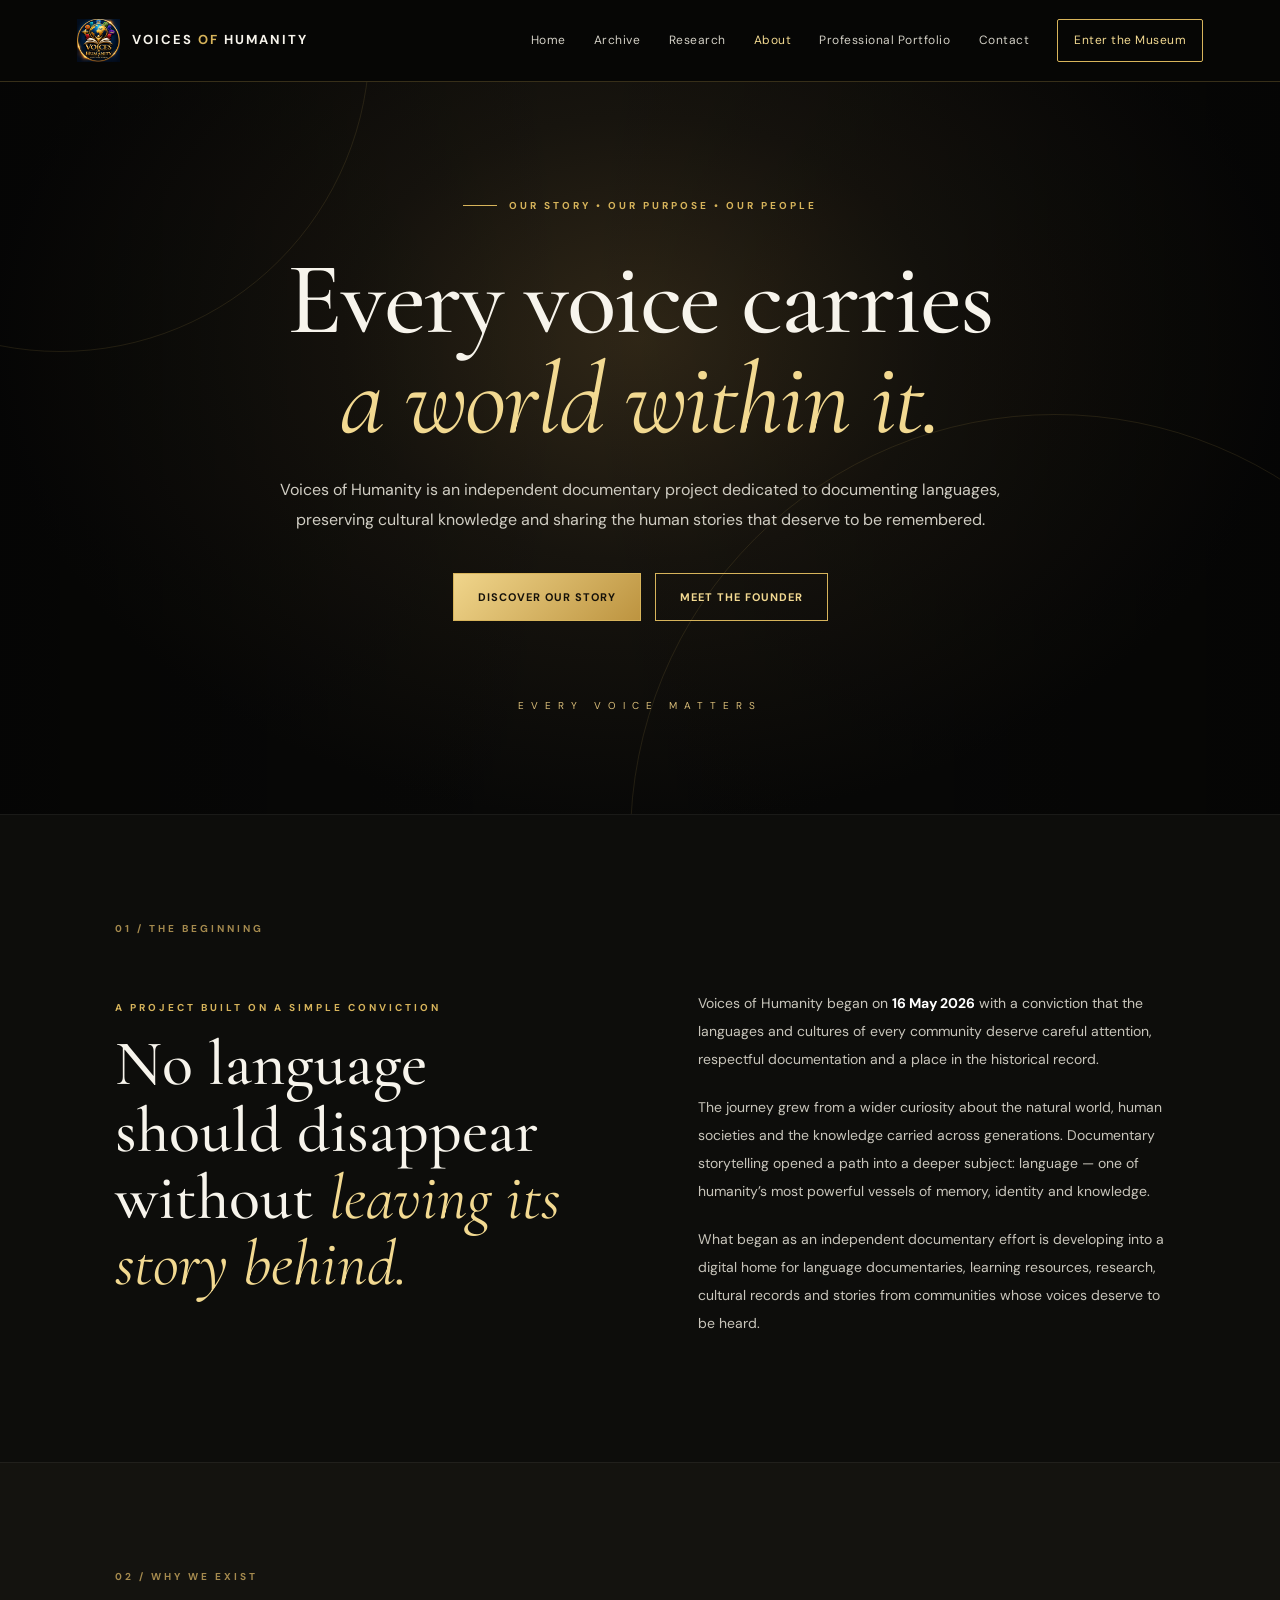
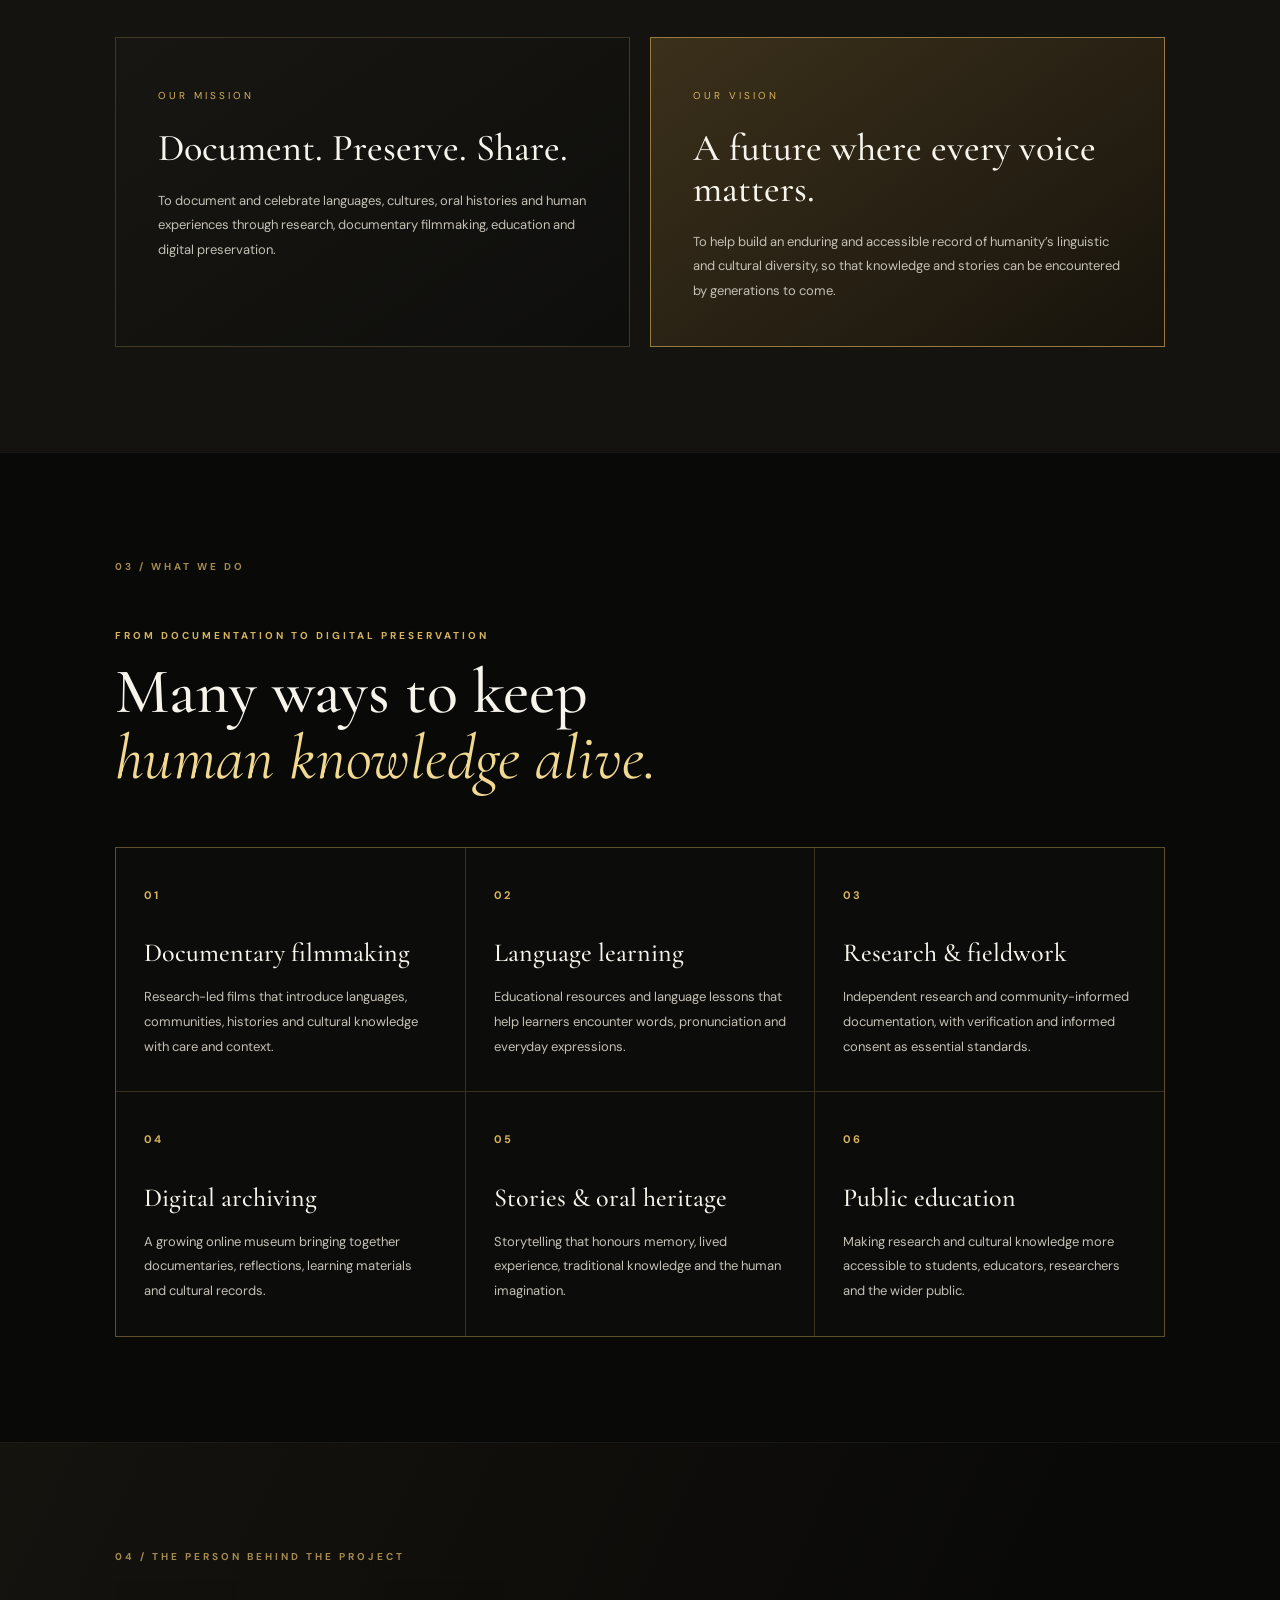
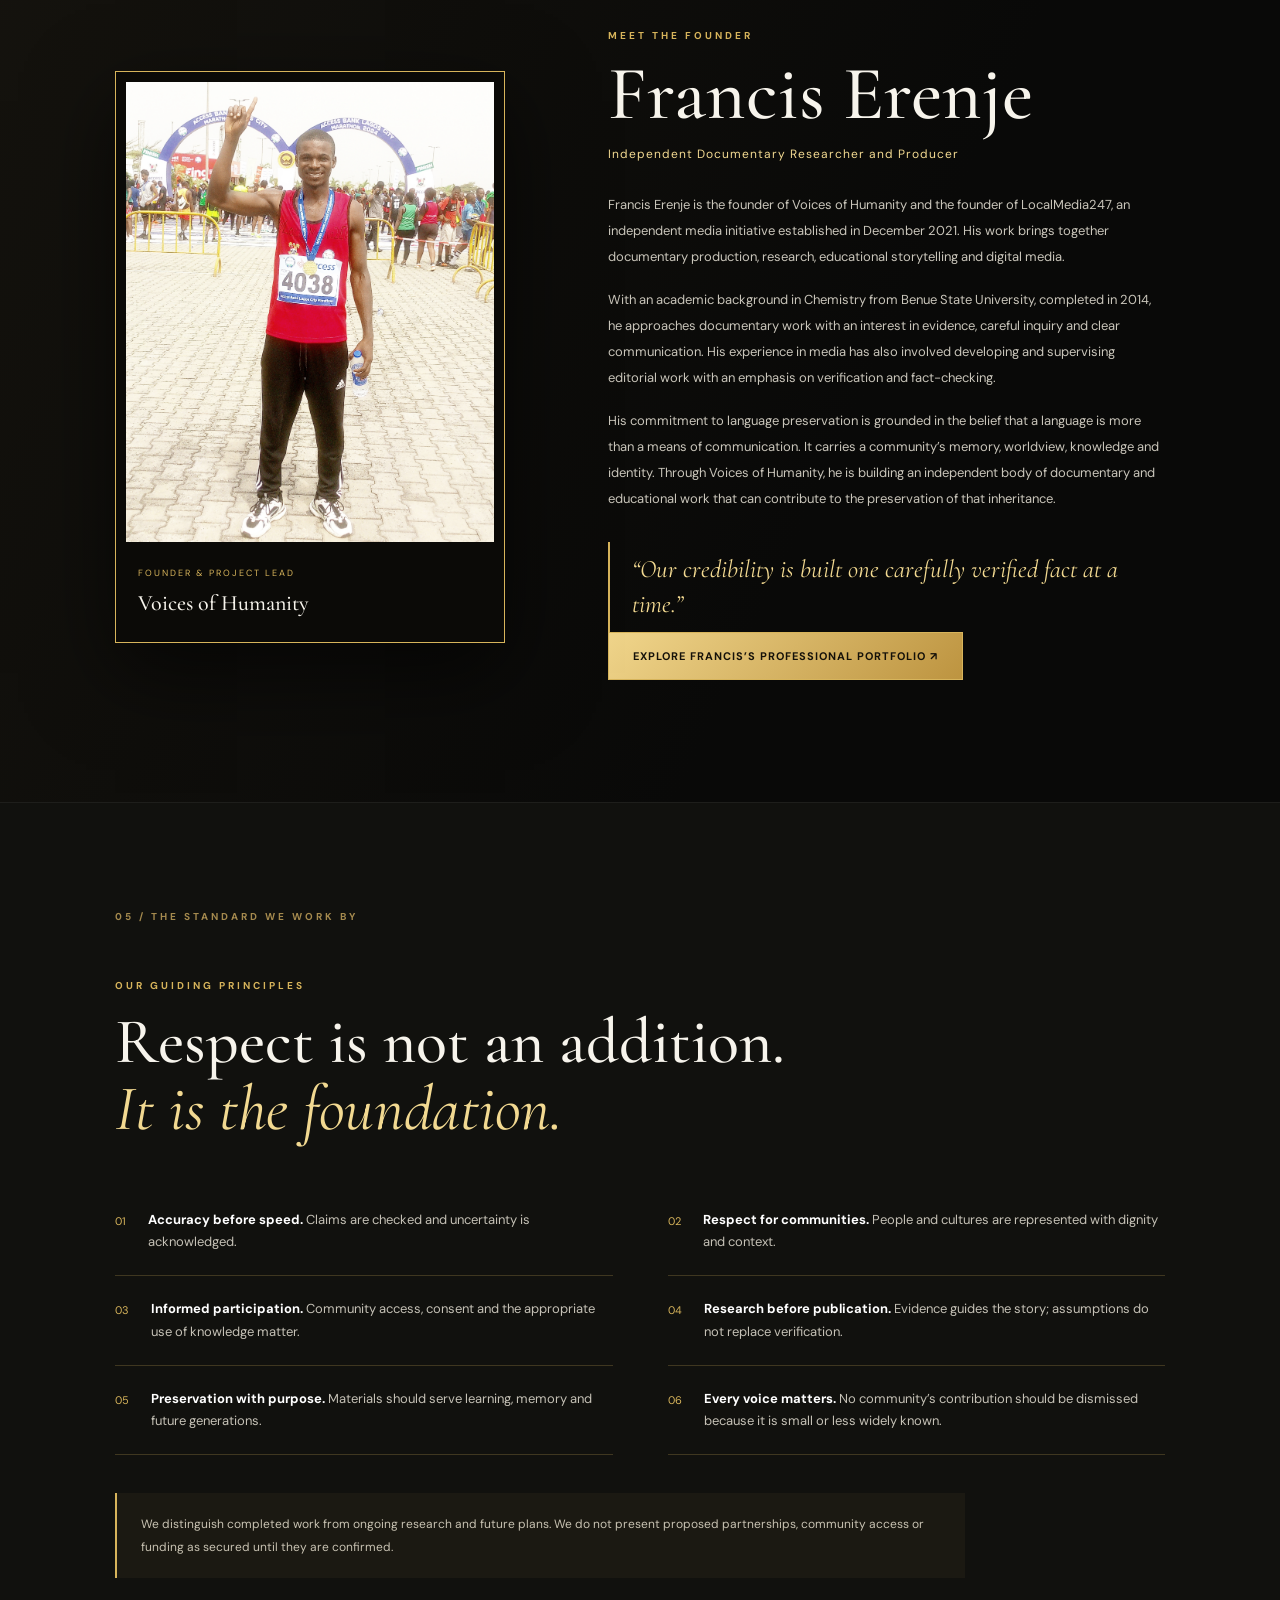
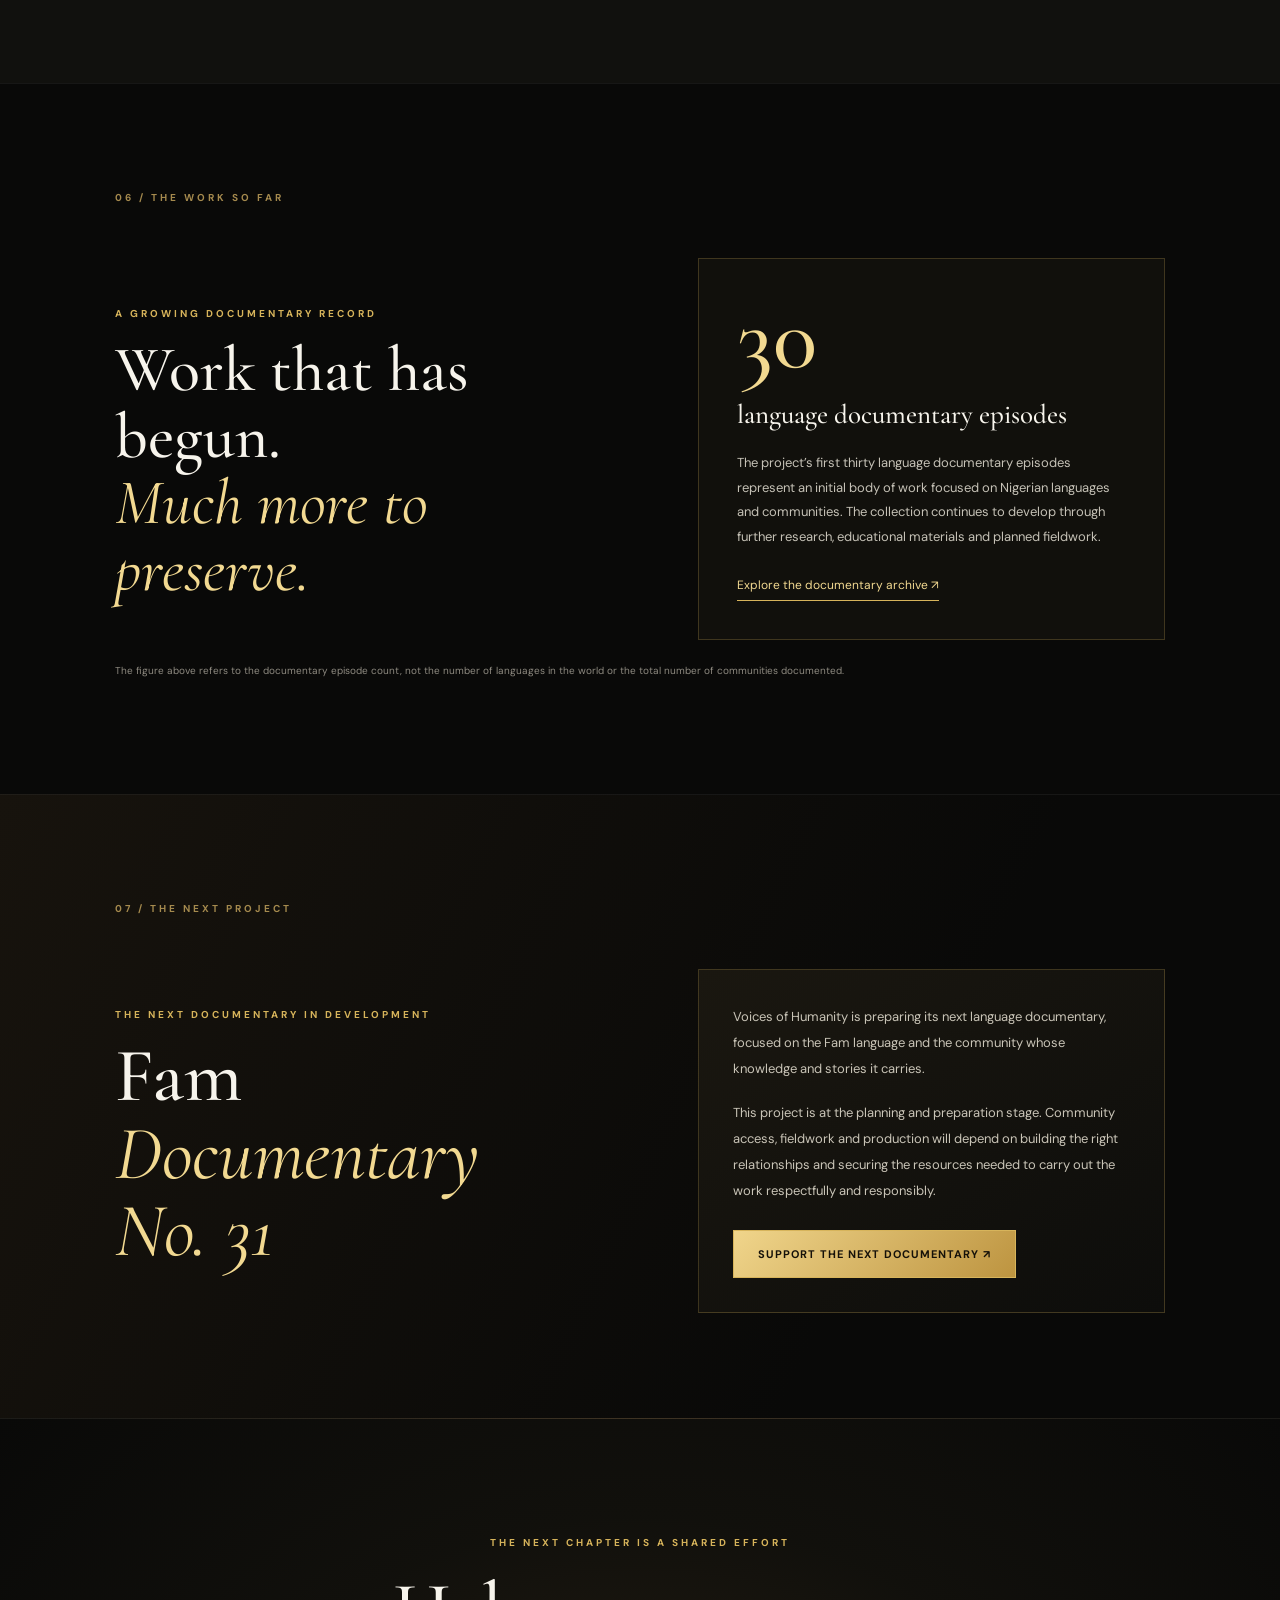
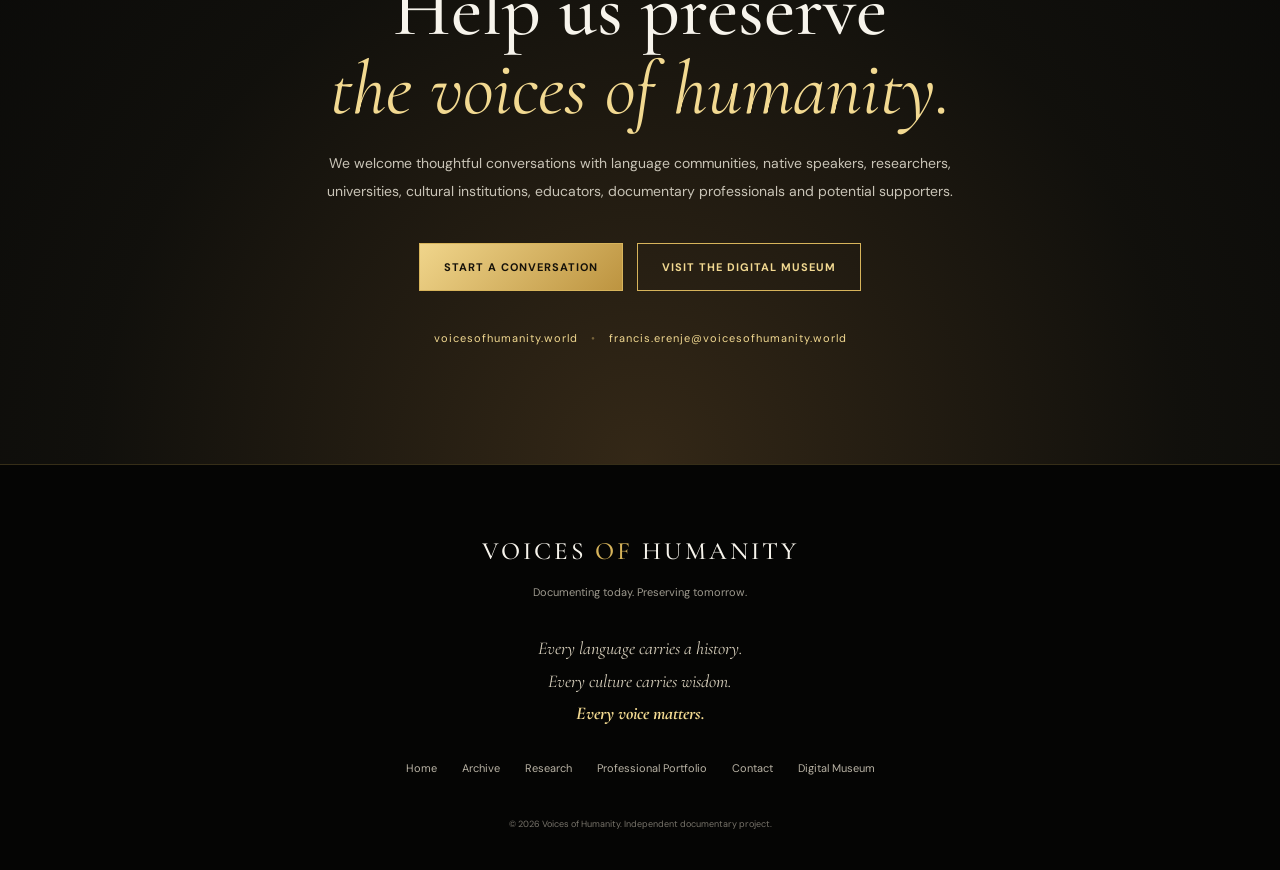
<file: about.html>
<!DOCTYPE html>
<html lang="en">
<head>
  <meta charset="UTF-8">
  <meta name="viewport" content="width=device-width, initial-scale=1.0">
  <meta name="theme-color" content="#080807">
  <title>About Voices of Humanity | Every Voice Matters</title>
  <meta name="description" content="Discover the mission, documentary work, guiding principles and founder of Voices of Humanity, an independent documentary project preserving languages, cultures and human knowledge.">
  <meta property="og:title" content="About Voices of Humanity — Every Voice Matters">
  <meta property="og:description" content="A documentary and cultural preservation project dedicated to documenting languages, preserving knowledge and keeping human voices alive.">
  <meta property="og:type" content="website">
  <meta property="og:url" content="https://franciserenje.github.io/voices-of-humanity/about.html">
  <meta property="og:image" content="https://franciserenje.github.io/voices-of-humanity/images/logo/voices-of-humanity-logo-new.png">
  <link rel="icon" href="images/logo/voices-of-humanity-logo-new.png">
  <link rel="stylesheet" href="css/about-premium.css?v=20261030-premium-about-1">
</head>
<body>
  <header class="topbar">
    <a class="brand" href="index.html" aria-label="Voices of Humanity home">
      <img src="images/logo/voices-of-humanity-logo-new.png" alt="">
      <span>VOICES <i>OF</i> HUMANITY</span>
    </a>
    <nav aria-label="Main navigation">
      <a href="index.html">Home</a><a href="https://voicesofhumanity.world/museum/?openHall=1">Archive</a><a href="research.html">Research</a>
      <a class="active" href="about.html">About</a><a href="work-with-me.html">Professional Portfolio</a><a href="contact.html">Contact</a>
      <a class="nav-cta" href="museum/">Enter the Museum</a>
    </nav>
  </header>
  <main>
    <section class="hero">
      <div class="hero-glow"></div><div class="hero-inner">
        <p class="eyebrow"><span></span> OUR STORY • OUR PURPOSE • OUR PEOPLE</p>
        <h1>Every voice carries<br><em>a world within it.</em></h1>
        <p class="hero-lead">Voices of Humanity is an independent documentary project dedicated to documenting languages, preserving cultural knowledge and sharing the human stories that deserve to be remembered.</p>
        <div class="hero-actions"><a class="button gold" href="#our-story">Discover our story</a><a class="button outline" href="#founder">Meet the founder</a></div>
        <div class="hero-motto">EVERY VOICE MATTERS</div>
      </div>
      <div class="hero-orbit orbit-one"></div><div class="hero-orbit orbit-two"></div>
    </section>

    <section class="intro section" id="our-story">
      <div class="section-label">01 / THE BEGINNING</div>
      <div class="intro-grid">
        <div><p class="gold-kicker">A PROJECT BUILT ON A SIMPLE CONVICTION</p><h2>No language should disappear without <em>leaving its story behind.</em></h2></div>
        <div class="body-copy">
          <p>Voices of Humanity began on <strong>16 May 2026</strong> with a conviction that the languages and cultures of every community deserve careful attention, respectful documentation and a place in the historical record.</p>
          <p>The journey grew from a wider curiosity about the natural world, human societies and the knowledge carried across generations. Documentary storytelling opened a path into a deeper subject: language — one of humanity’s most powerful vessels of memory, identity and knowledge.</p>
          <p>What began as an independent documentary effort is developing into a digital home for language documentaries, learning resources, research, cultural records and stories from communities whose voices deserve to be heard.</p>
        </div>
      </div>
    </section>

    <section class="purpose section">
      <div class="section-label">02 / WHY WE EXIST</div>
      <div class="purpose-grid">
        <article class="purpose-card"><span>OUR MISSION</span><h2>Document. Preserve. Share.</h2><p>To document and celebrate languages, cultures, oral histories and human experiences through research, documentary filmmaking, education and digital preservation.</p></article>
        <article class="purpose-card featured"><span>OUR VISION</span><h2>A future where every voice matters.</h2><p>To help build an enduring and accessible record of humanity’s linguistic and cultural diversity, so that knowledge and stories can be encountered by generations to come.</p></article>
      </div>
    </section>

    <section class="work section">
      <div class="section-label">03 / WHAT WE DO</div>
      <div class="section-heading"><p class="gold-kicker">FROM DOCUMENTATION TO DIGITAL PRESERVATION</p><h2>Many ways to keep<br><em>human knowledge alive.</em></h2></div>
      <div class="work-grid">
        <article><b>01</b><h3>Documentary filmmaking</h3><p>Research-led films that introduce languages, communities, histories and cultural knowledge with care and context.</p></article>
        <article><b>02</b><h3>Language learning</h3><p>Educational resources and language lessons that help learners encounter words, pronunciation and everyday expressions.</p></article>
        <article><b>03</b><h3>Research &amp; fieldwork</h3><p>Independent research and community-informed documentation, with verification and informed consent as essential standards.</p></article>
        <article><b>04</b><h3>Digital archiving</h3><p>A growing online museum bringing together documentaries, reflections, learning materials and cultural records.</p></article>
        <article><b>05</b><h3>Stories &amp; oral heritage</h3><p>Storytelling that honours memory, lived experience, traditional knowledge and the human imagination.</p></article>
        <article><b>06</b><h3>Public education</h3><p>Making research and cultural knowledge more accessible to students, educators, researchers and the wider public.</p></article>
      </div>
    </section>

    <section class="founder section" id="founder">
      <div class="section-label">04 / THE PERSON BEHIND THE PROJECT</div>
      <div class="founder-grid">
        <div class="founder-portrait">
          <img src="images/founder/francis-odey-erenje.jpg" alt="Portrait of Francis Erenje">
          <div class="portrait-caption"><span>FOUNDER &amp; PROJECT LEAD</span><strong>Voices of Humanity</strong></div>
        </div>
        <div class="founder-copy">
          <p class="gold-kicker">MEET THE FOUNDER</p><h2>Francis Erenje</h2>
          <p class="founder-role">Independent Documentary Researcher and Producer</p>
          <p>Francis Erenje is the founder of Voices of Humanity and the founder of LocalMedia247, an independent media initiative established in December 2021. His work brings together documentary production, research, educational storytelling and digital media.</p>
          <p>With an academic background in Chemistry from Benue State University, completed in 2014, he approaches documentary work with an interest in evidence, careful inquiry and clear communication. His experience in media has also involved developing and supervising editorial work with an emphasis on verification and fact-checking.</p>
          <p>His commitment to language preservation is grounded in the belief that a language is more than a means of communication. It carries a community’s memory, worldview, knowledge and identity. Through Voices of Humanity, he is building an independent body of documentary and educational work that can contribute to the preservation of that inheritance.</p>
          <blockquote>“Our credibility is built one carefully verified fact at a time.”</blockquote>
          <p class="founder-portfolio-link"><a class="button gold" href="work-with-me.html">Explore Francis’s Professional Portfolio ↗</a></p>
        </div>
      </div>
    </section>

    <section class="standards section">
      <div class="section-label">05 / THE STANDARD WE WORK BY</div>
      <div class="standards-heading"><p class="gold-kicker">OUR GUIDING PRINCIPLES</p><h2>Respect is not an addition.<br><em>It is the foundation.</em></h2></div>
      <div class="principles">
        <div><span>01</span><p><strong>Accuracy before speed.</strong> Claims are checked and uncertainty is acknowledged.</p></div>
        <div><span>02</span><p><strong>Respect for communities.</strong> People and cultures are represented with dignity and context.</p></div>
        <div><span>03</span><p><strong>Informed participation.</strong> Community access, consent and the appropriate use of knowledge matter.</p></div>
        <div><span>04</span><p><strong>Research before publication.</strong> Evidence guides the story; assumptions do not replace verification.</p></div>
        <div><span>05</span><p><strong>Preservation with purpose.</strong> Materials should serve learning, memory and future generations.</p></div>
        <div><span>06</span><p><strong>Every voice matters.</strong> No community’s contribution should be dismissed because it is small or less widely known.</p></div>
      </div>
      <p class="credibility-note">We distinguish completed work from ongoing research and future plans. We do not present proposed partnerships, community access or funding as secured until they are confirmed.</p>
    </section>

    <section class="record section">
      <div class="section-label">06 / THE WORK SO FAR</div>
      <div class="record-grid">
        <div><p class="gold-kicker">A GROWING DOCUMENTARY RECORD</p><h2>Work that has begun.<br><em>Much more to preserve.</em></h2></div>
        <div class="record-copy"><div class="record-number">30</div><h3>language documentary episodes</h3><p>The project’s first thirty language documentary episodes represent an initial body of work focused on Nigerian languages and communities. The collection continues to develop through further research, educational materials and planned fieldwork.</p><a href="https://voicesofhumanity.world/museum/?openHall=1">Explore the documentary archive ↗</a></div>
      </div>
      <p class="small-note">The figure above refers to the documentary episode count, not the number of languages in the world or the total number of communities documented.</p>
    </section>

    <section class="next-project section" id="next-project">
      <div class="section-label">07 / THE NEXT PROJECT</div>
      <div class="next-project-grid">
        <div>
          <p class="gold-kicker">THE NEXT DOCUMENTARY IN DEVELOPMENT</p>
          <h2>Fam<br><em>Documentary No. 31</em></h2>
        </div>
        <div class="next-project-copy">
          <p>Voices of Humanity is preparing its next language documentary, focused on the Fam language and the community whose knowledge and stories it carries.</p>
          <p>This project is at the planning and preparation stage. Community access, fieldwork and production will depend on building the right relationships and securing the resources needed to carry out the work respectfully and responsibly.</p>
          <a class="button gold" href="museum/sponsorship.html">Support the next documentary ↗</a>
        </div>
      </div>
    </section>

    <section class="collaborate section" id="work-with-us">
      <p class="gold-kicker">THE NEXT CHAPTER IS A SHARED EFFORT</p>
      <h2>Help us preserve<br><em>the voices of humanity.</em></h2>
      <p>We welcome thoughtful conversations with language communities, native speakers, researchers, universities, cultural institutions, educators, documentary professionals and potential supporters.</p>
      <div class="collab-actions"><a class="button gold" href="contact.html">Start a conversation</a><a class="button outline" href="museum/">Visit the digital museum</a></div>
      <p class="contact-line">voicesofhumanity.world <span>•</span> francis.erenje@voicesofhumanity.world</p>
    </section>
  </main>
  <footer class="footer">
    <a class="footer-brand" href="index.html">VOICES <span>OF</span> HUMANITY</a>
    <p>Documenting today. Preserving tomorrow.</p>
    <p class="footer-mantra">Every language carries a history.<br>Every culture carries wisdom.<br><strong>Every voice matters.</strong></p>
    <div class="footer-links"><a href="index.html">Home</a><a href="archive.html">Archive</a><a href="research.html">Research</a><a href="work-with-me.html">Professional Portfolio</a><a href="contact.html">Contact</a><a href="museum/">Digital Museum</a></div>
    <small>© 2026 Voices of Humanity. Independent documentary project.</small>
  </footer>
</body>
</html>
</file>
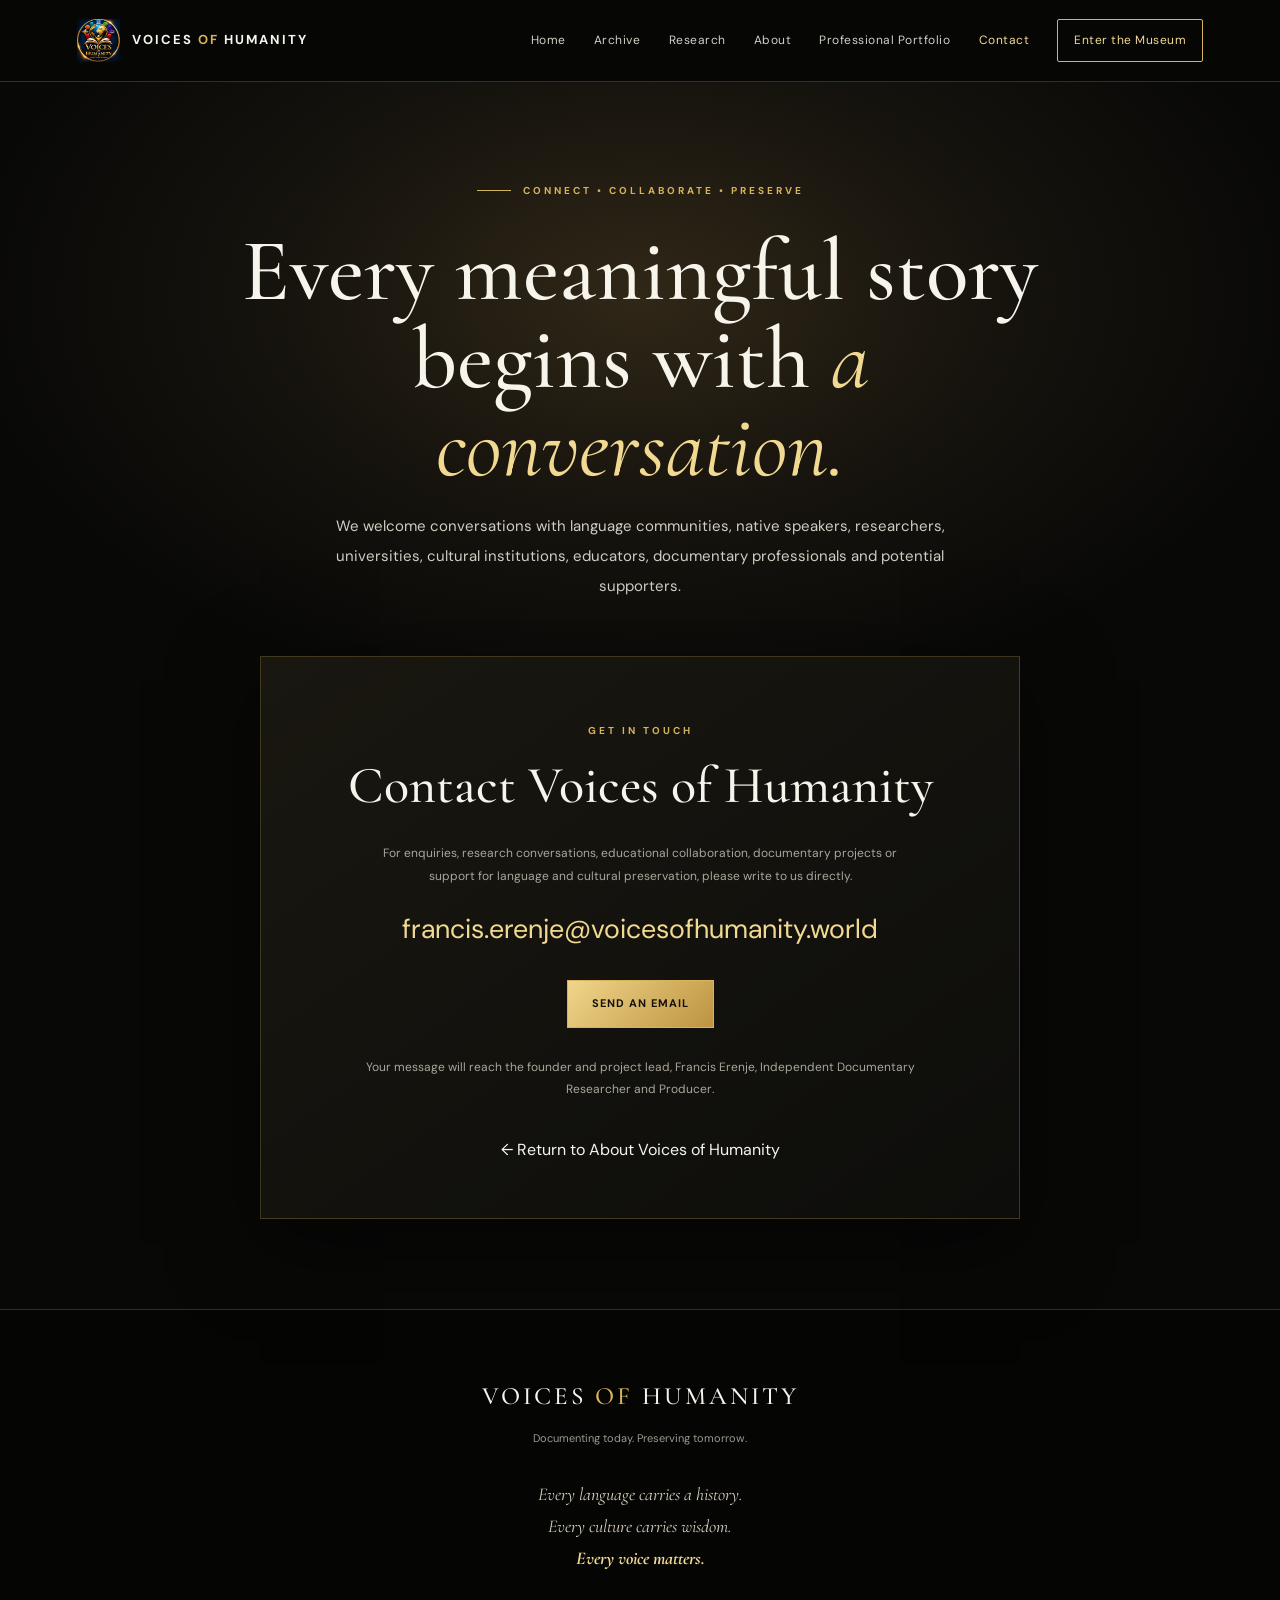
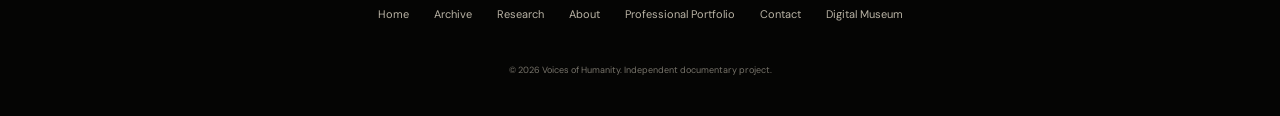
<file: contact.html>
<!DOCTYPE html>
<html lang="en">
<head>
  <meta charset="UTF-8">
  <meta name="viewport" content="width=device-width, initial-scale=1.0">
  <meta name="theme-color" content="#080807">
  <title>Contact Voices of Humanity | Every Voice Matters</title>
  <meta name="description" content="Contact Voices of Humanity about language documentation, cultural preservation, research, education and collaboration.">
  <link rel="icon" href="images/logo/voices-of-humanity-logo-new.png">
  <link rel="stylesheet" href="css/about-premium.css?v=20261030-premium-about-1">
  <style>
    .contact-hero{min-height:570px;display:grid;place-items:center;text-align:center;padding:90px 24px;background:radial-gradient(ellipse at 50% 35%,#302717 0%,#17140e 38%,#080807 75%)}
    .contact-inner{max-width:820px}
    .contact-inner h1{font-size:clamp(52px,8vw,88px);line-height:1;margin:28px 0 20px}
    .contact-inner h1 em{color:var(--gold-light);font-weight:400}
    .contact-lead{max-width:680px;margin:0 auto;color:#d0cdc3;font-size:15px;line-height:2}
    .contact-panel{max-width:760px;margin:-35px auto 90px;position:relative;padding:clamp(28px,5vw,55px);text-align:center;background:linear-gradient(145deg,#191710,#0d0d0b);border:1px solid var(--line);box-shadow:0 25px 80px #0008}
    .contact-panel .gold-kicker{margin-bottom:18px}
    .email-address{display:block;margin:18px 0 28px;color:var(--gold-light);font-size:clamp(19px,3vw,27px);overflow-wrap:anywhere}
    .contact-note{max-width:560px;margin:28px auto 0;color:#aaa69b;font-size:12px;line-height:1.9}
    .contact-back{margin-top:35px}
    @media(max-width:800px){.contact-panel{margin:0 20px 65px}}
  </style>
</head>
<body>
  <header class="topbar">
    <a class="brand" href="index.html" aria-label="Voices of Humanity home">
      <img src="images/logo/voices-of-humanity-logo-new.png" alt="">
      <span>VOICES <i>OF</i> HUMANITY</span>
    </a>
    <nav aria-label="Main navigation">
      <a href="index.html">Home</a>
      <a href="https://voicesofhumanity.world/museum/?openHall=1">Archive</a>
      <a href="research.html">Research</a>
      <a href="about.html">About</a>
      <a href="work-with-me.html">Professional Portfolio</a>
      <a class="active" href="contact.html" aria-current="page">Contact</a>
      <a class="nav-cta" href="museum/">Enter the Museum</a>
    </nav>
  </header>

  <main>
    <section class="contact-hero">
      <div class="contact-inner">
        <p class="eyebrow"><span></span> CONNECT • COLLABORATE • PRESERVE</p>
        <h1>Every meaningful story<br>begins with <em>a conversation.</em></h1>
        <p class="contact-lead">We welcome conversations with language communities, native speakers, researchers, universities, cultural institutions, educators, documentary professionals and potential supporters.</p>
      </div>
    </section>

    <section class="contact-panel" aria-labelledby="contact-heading">
      <p class="gold-kicker">GET IN TOUCH</p>
      <h2 id="contact-heading" style="font-size:clamp(34px,5vw,52px);line-height:1.1;margin:0">Contact Voices of Humanity</h2>
      <p class="contact-note">For enquiries, research conversations, educational collaboration, documentary projects or support for language and cultural preservation, please write to us directly.</p>
      <a class="email-address" href="mailto:francis.erenje@voicesofhumanity.world">francis.erenje@voicesofhumanity.world</a>
      <a class="button gold" href="mailto:francis.erenje@voicesofhumanity.world?subject=Enquiry%20%E2%80%93%20Voices%20of%20Humanity">SEND AN EMAIL</a>
      <p class="contact-note">Your message will reach the founder and project lead, Francis Erenje, Independent Documentary Researcher and Producer.</p>
      <div class="contact-back"><a href="about.html">← Return to About Voices of Humanity</a></div>
    </section>
  </main>

  <footer class="footer">
    <a class="footer-brand" href="index.html">VOICES <span>OF</span> HUMANITY</a>
    <p>Documenting today. Preserving tomorrow.</p>
    <p class="footer-mantra">Every language carries a history.<br>Every culture carries wisdom.<br><strong>Every voice matters.</strong></p>
    <div class="footer-links">
      <a href="index.html">Home</a><a href="archive.html">Archive</a><a href="research.html">Research</a>
      <a href="about.html">About</a><a href="work-with-me.html">Professional Portfolio</a>
      <a href="contact.html">Contact</a><a href="museum/">Digital Museum</a>
    </div>
    <small>© 2026 Voices of Humanity. Independent documentary project.</small>
  </footer>
</body>
</html>
</file>
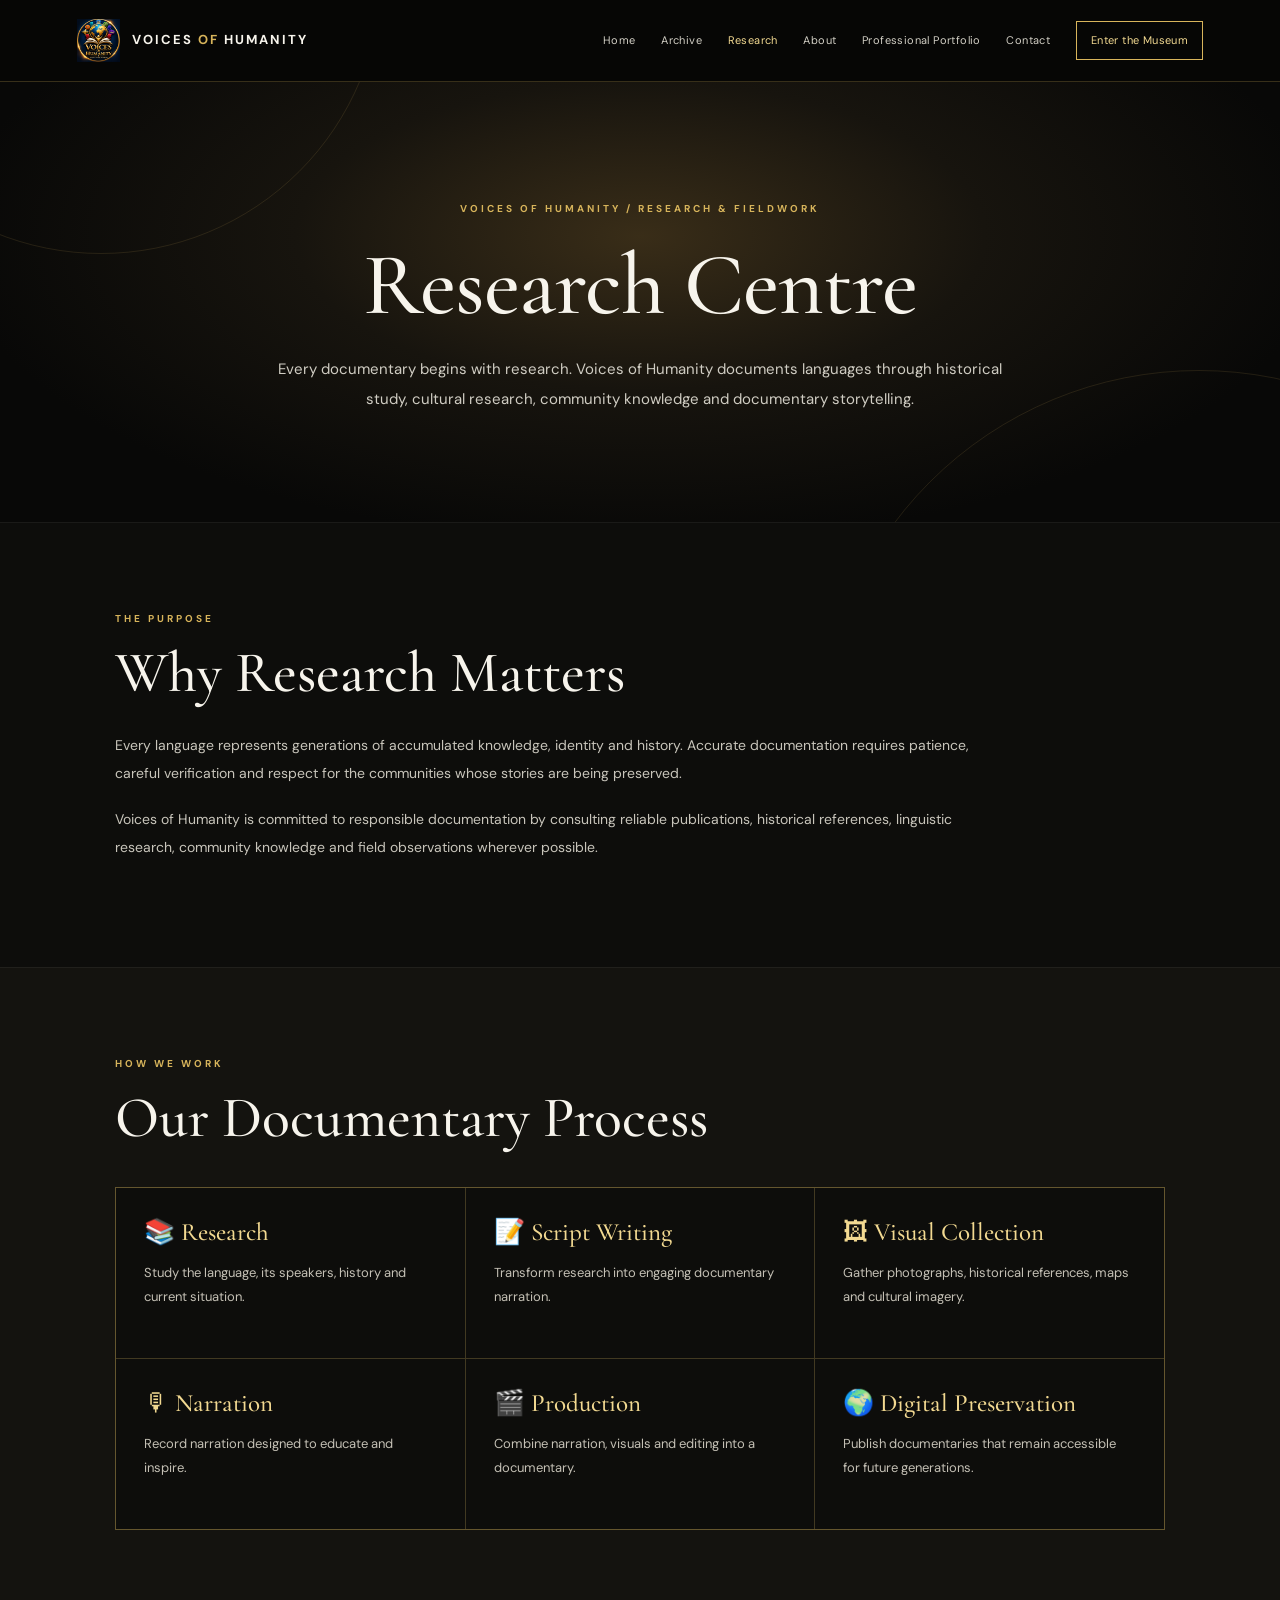
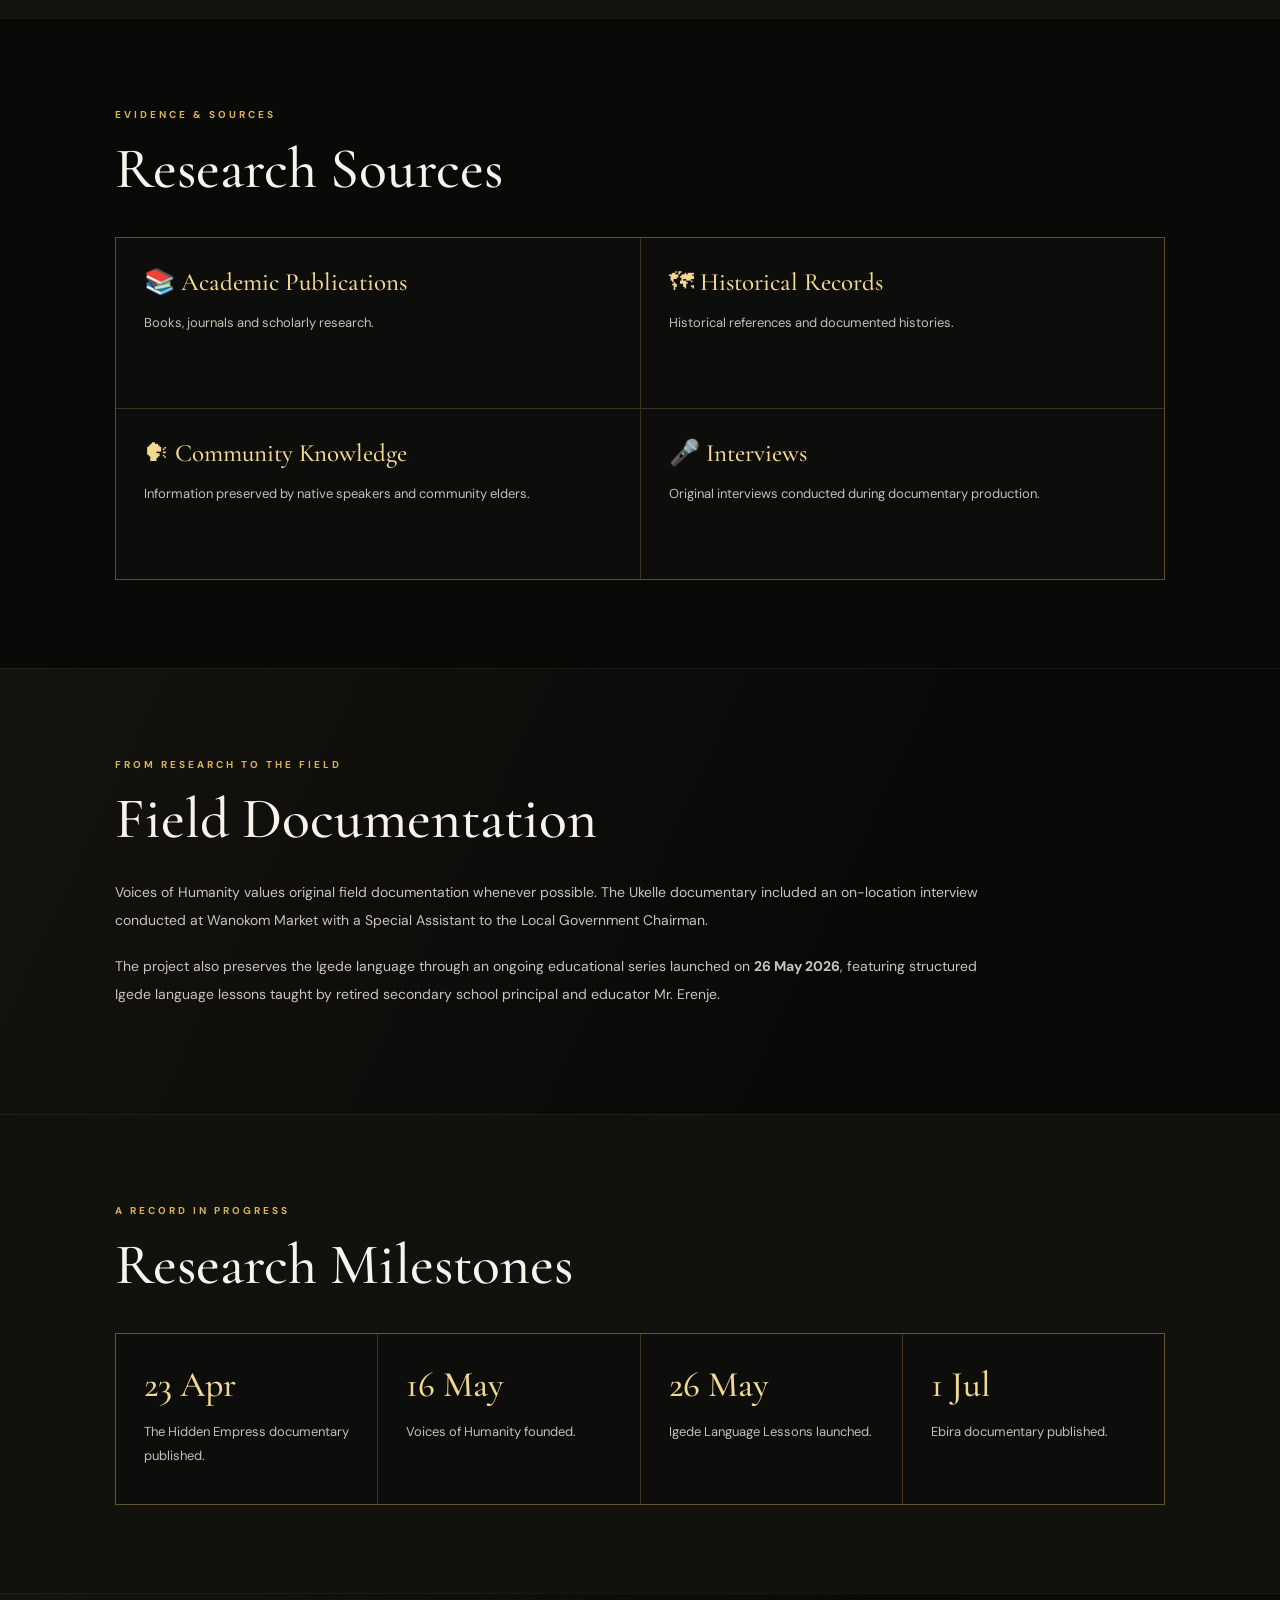
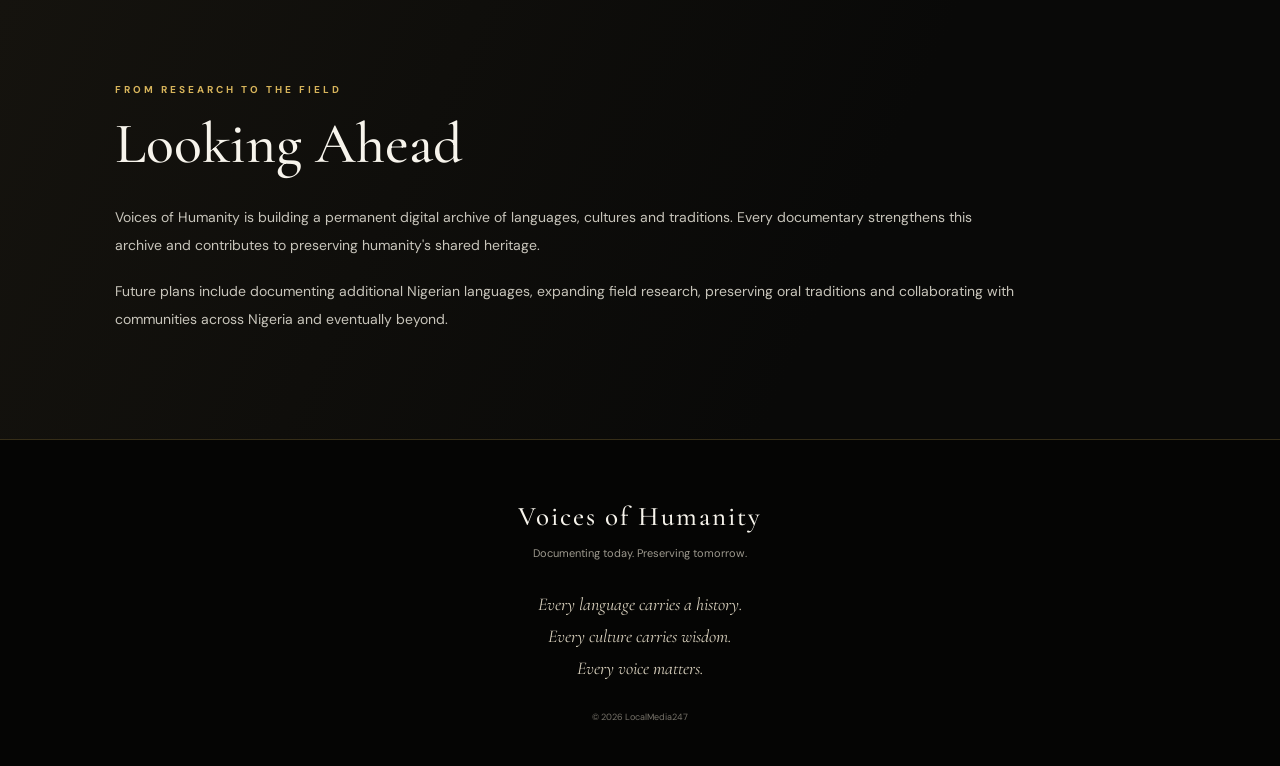
<file: research.html>
<!DOCTYPE html>
<html lang="en">

<head>

<meta charset="UTF-8">

<meta name="viewport" content="width=device-width, initial-scale=1.0">

<title>Research | Voices of Humanity</title>

<meta name="theme-color" content="#080807">
<link rel="stylesheet" href="css/research-premium.css?v=20261103-research-premium-1">

</head>

<body>

<header class="topbar">
<a class="brand" href="index.html" aria-label="Voices of Humanity home">
<img src="images/logo/voices-of-humanity-logo-new.png" alt="">
<span>VOICES <i>OF</i> HUMANITY</span>
</a>
<nav aria-label="Main navigation">
<a href="index.html">Home</a>
<a href="https://voicesofhumanity.world/museum/?openHall=1">Archive</a>
<a class="active" href="research.html">Research</a>
<a href="about.html">About</a>
<a href="work-with-me.html">Professional Portfolio</a>
<a href="contact.html">Contact</a>
<a class="nav-cta" href="museum/">Enter the Museum</a>
</nav>
</header>


<section class="archive-hero">

<h1>Research Centre</h1>

<p>

Every documentary begins with research.

Voices of Humanity documents languages through historical study, cultural research, community knowledge and documentary storytelling.

</p>

</section>



<section class="welcome">

<h2>Why Research Matters</h2>

<p>

Every language represents generations of accumulated knowledge, identity and history.

Accurate documentation requires patience, careful verification and respect for the communities whose stories are being preserved.

</p>

<p>

Voices of Humanity is committed to responsible documentation by consulting reliable publications, historical references, linguistic research, community knowledge and field observations wherever possible.

</p>

</section>



<section class="research-process">

<h2>Our Documentary Process</h2>

<div class="research-grid">

<div class="process-card">

<h3>📚 Research</h3>

<p>

Study the language, its speakers, history and current situation.

</p>

</div>

<div class="process-card">

<h3>📝 Script Writing</h3>

<p>

Transform research into engaging documentary narration.

</p>

</div>

<div class="process-card">

<h3>🖼 Visual Collection</h3>

<p>

Gather photographs, historical references, maps and cultural imagery.

</p>

</div>

<div class="process-card">

<h3>🎙 Narration</h3>

<p>

Record narration designed to educate and inspire.

</p>

</div>

<div class="process-card">

<h3>🎬 Production</h3>

<p>

Combine narration, visuals and editing into a documentary.

</p>

</div>

<div class="process-card">

<h3>🌍 Digital Preservation</h3>

<p>

Publish documentaries that remain accessible for future generations.

</p>

</div>

</div>

</section>



<section class="language-facts">

<h2>Research Sources</h2>

<div class="facts-grid">

<div class="fact">

<h3>📚 Academic Publications</h3>

<p>

Books, journals and scholarly research.

</p>

</div>

<div class="fact">

<h3>🗺 Historical Records</h3>

<p>

Historical references and documented histories.

</p>

</div>

<div class="fact">

<h3>🗣 Community Knowledge</h3>

<p>

Information preserved by native speakers and community elders.

</p>

</div>

<div class="fact">

<h3>🎤 Interviews</h3>

<p>

Original interviews conducted during documentary production.

</p>

</div>

</div>

</section>



<section class="mission">

<h2>Field Documentation</h2>

<p>

Voices of Humanity values original field documentation whenever possible.

The Ukelle documentary included an on-location interview conducted at Wanokom Market with a Special Assistant to the Local Government Chairman.

</p>

<p>

The project also preserves the Igede language through an ongoing educational series launched on <strong>26 May 2026</strong>, featuring structured Igede language lessons taught by retired secondary school principal and educator Mr. Erenje.

</p>

</section>



<section class="statistics">

<h2>Research Milestones</h2>

<div class="stats-grid">

<div class="stat">

<h3>23 Apr</h3>

<p>

The Hidden Empress documentary published.

</p>

</div>

<div class="stat">

<h3>16 May</h3>

<p>

Voices of Humanity founded.

</p>

</div>

<div class="stat">

<h3>26 May</h3>

<p>

Igede Language Lessons launched.

</p>

</div>

<div class="stat">

<h3>1 Jul</h3>

<p>

Ebira documentary published.

</p>

</div>

</div>

</section>



<section class="mission">

<h2>Looking Ahead</h2>

<p>

Voices of Humanity is building a permanent digital archive of languages, cultures and traditions.

Every documentary strengthens this archive and contributes to preserving humanity's shared heritage.

</p>

<p>

Future plans include documenting additional Nigerian languages, expanding field research, preserving oral traditions and collaborating with communities across Nigeria and eventually beyond.

</p>

</section>



<footer>

<div class="footer-content">

<h3>Voices of Humanity</h3>

<p>

Documenting today. Preserving tomorrow.

</p>

<p class="footer-quote">

Every language carries a history.<br>

Every culture carries wisdom.<br>

Every voice matters.

</p>

<p class="copyright">

© 2026 LocalMedia247

</p>

</div>

</footer>

<script src="js/script.js"></script>

</body>

</html>
</file>
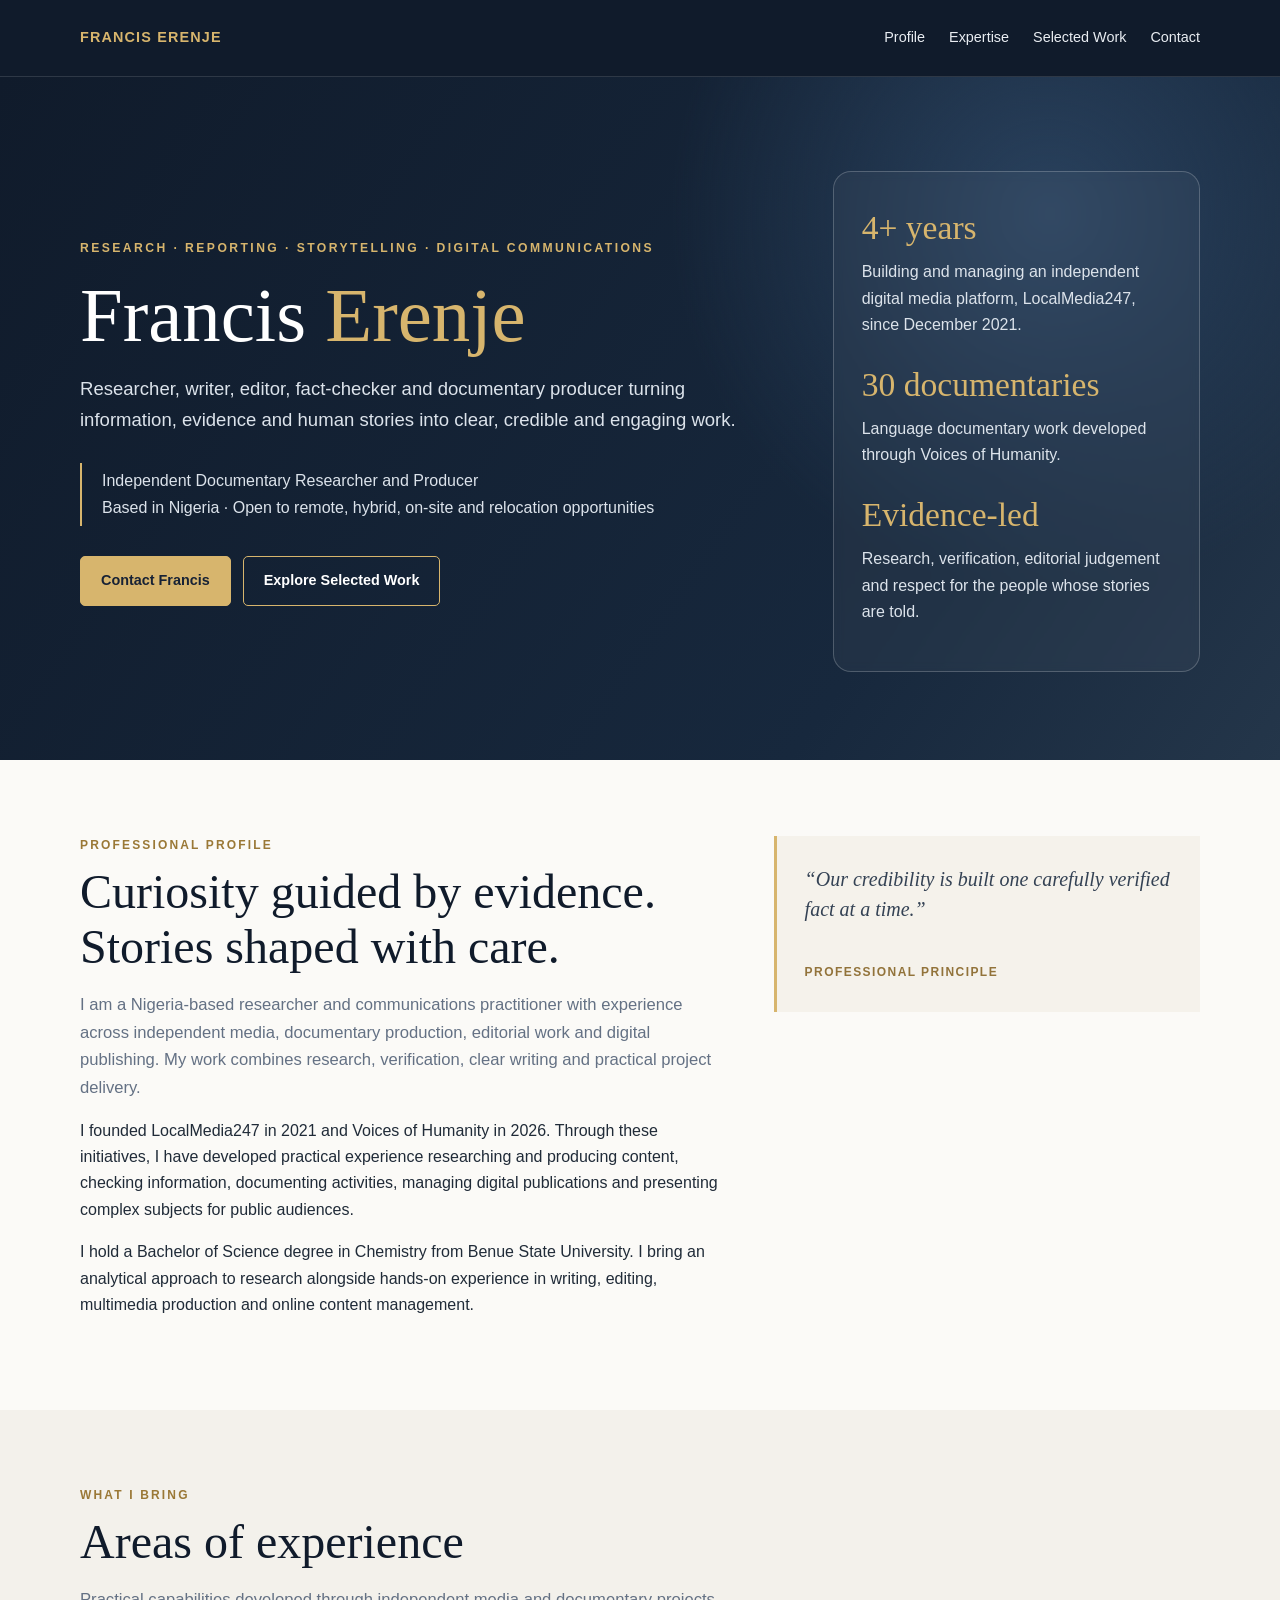
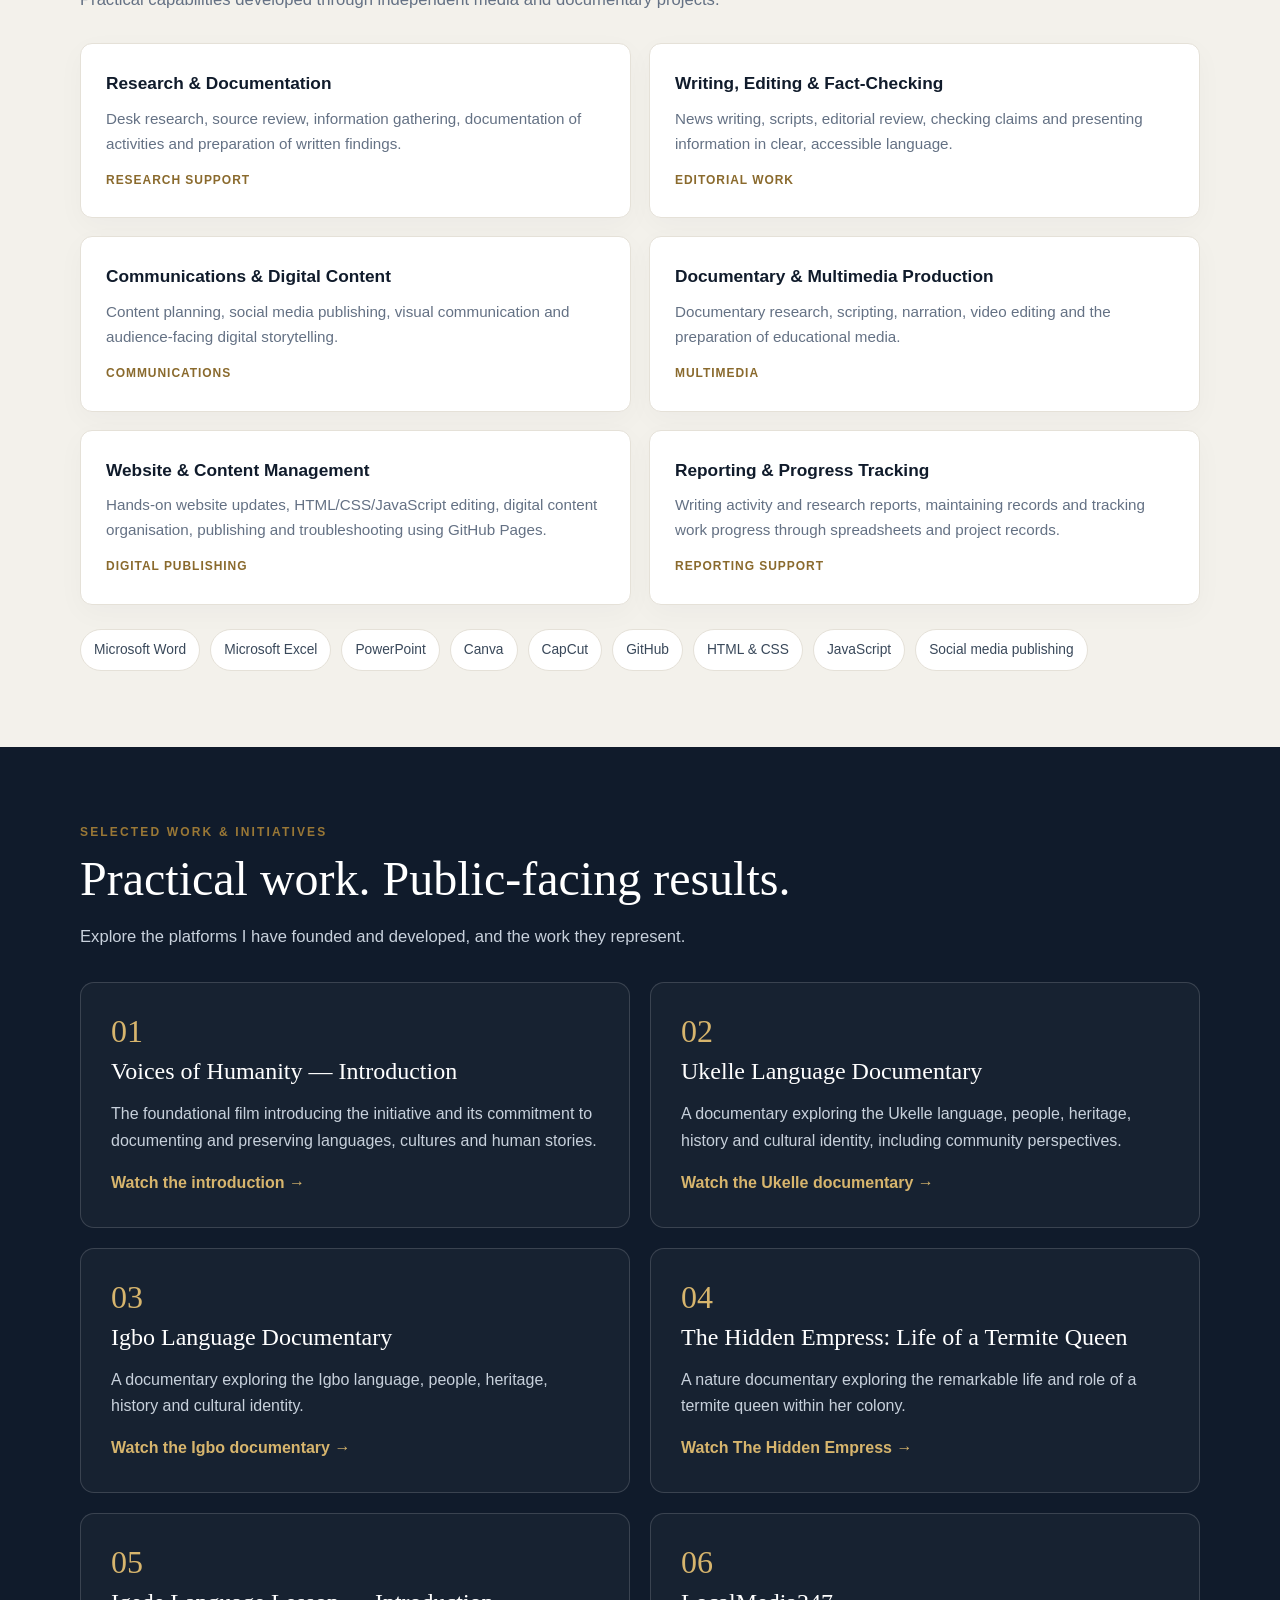
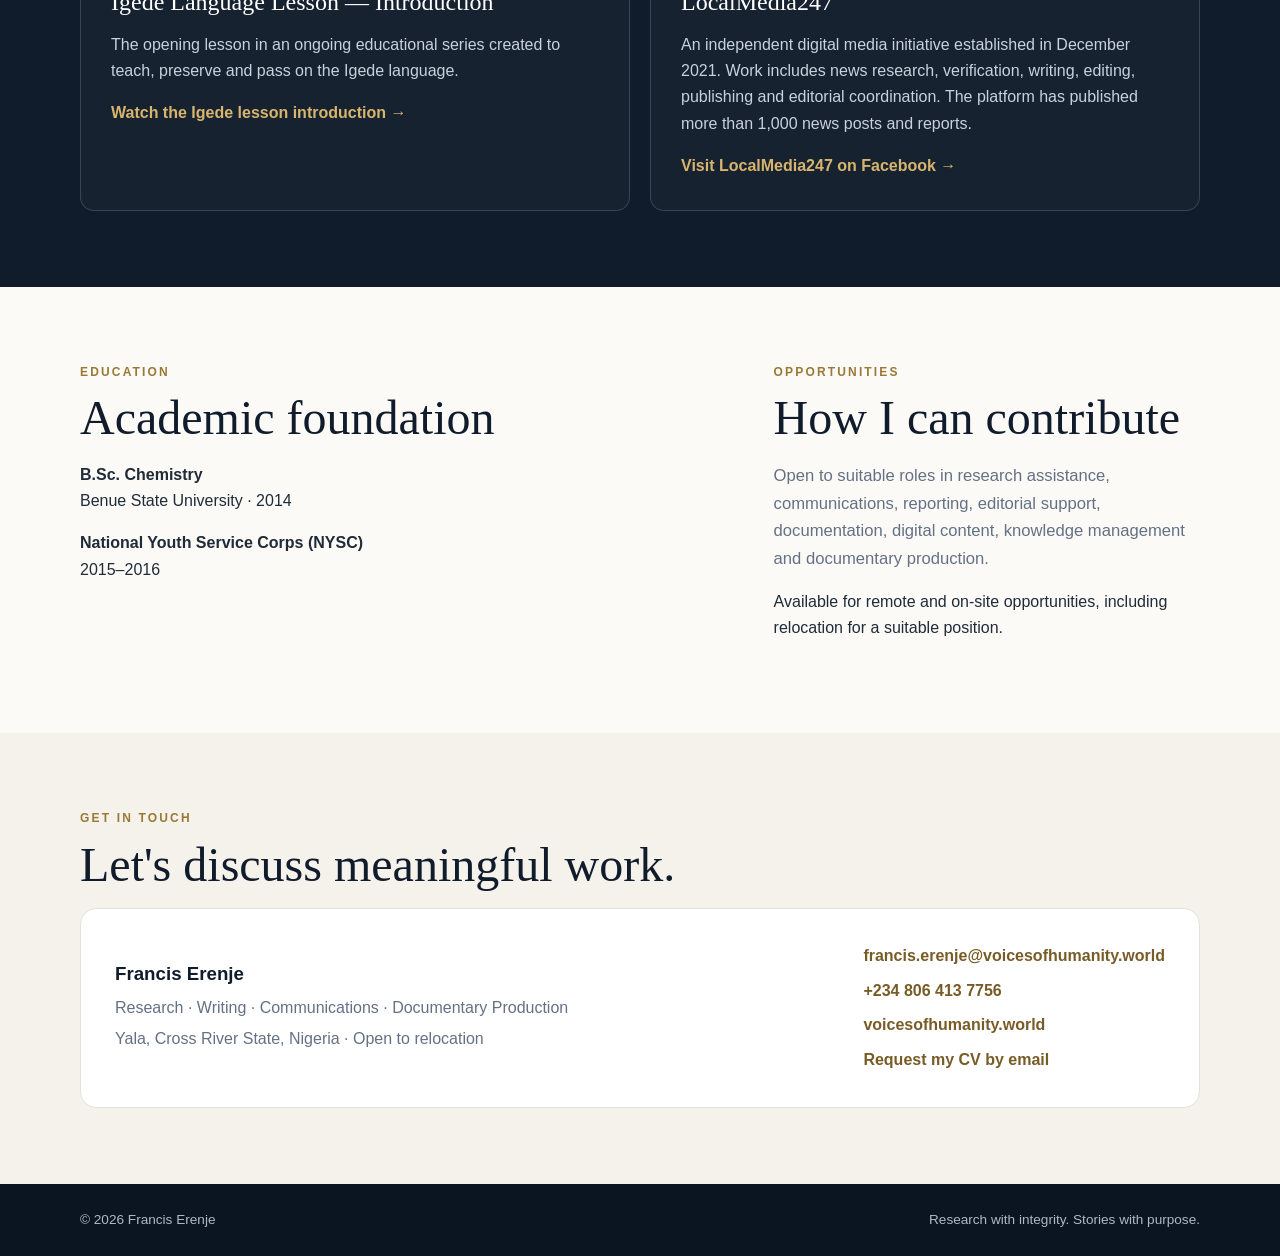
<file: work-with-me.html>
<!DOCTYPE html>
<html lang="en">
<head>
  <meta charset="UTF-8">
  <meta name="viewport" content="width=device-width, initial-scale=1">
  <meta name="theme-color" content="#101b2b">
  <meta name="description" content="Professional portfolio of Francis Erenje — researcher, writer, editor, fact-checker, documentary producer and digital communications practitioner.">
  <meta property="og:title" content="Francis Erenje | Professional Portfolio">
  <meta property="og:description" content="Research, reporting, documentary storytelling and digital communications.">
  <meta property="og:type" content="website">
  <title>Francis Erenje | Professional Portfolio</title>
  <style>
    :root{--navy:#101b2b;--navy2:#17283d;--gold:#d7b56d;--cream:#f5f2eb;--ink:#202b38;--muted:#647184;--white:#fff;--line:#e5e1d8}
    *{box-sizing:border-box}html{scroll-behavior:smooth}body{margin:0;font-family:Inter,Arial,sans-serif;color:var(--ink);background:#fbfaf7;line-height:1.65}
    a{color:inherit}.wrap{width:min(1120px,calc(100% - 40px));margin:auto}
    .topbar{background:var(--navy);color:#fff;border-bottom:1px solid #ffffff20}.nav{min-height:76px;display:flex;align-items:center;justify-content:space-between;gap:20px}.brand{font-weight:800;letter-spacing:.08em;color:var(--gold);font-size:.9rem}.navlinks{display:flex;gap:24px;align-items:center}.navlinks a{text-decoration:none;color:#e9edf2;font-size:.9rem}.navlinks a:hover{color:var(--gold)}
    .hero{background:radial-gradient(circle at 82% 20%,#29415d 0,transparent 32%),linear-gradient(125deg,var(--navy),#17283d 72%,#24364a);color:#fff;padding:94px 0 88px;position:relative;overflow:hidden}
    .eyebrow{color:var(--gold);font-size:.76rem;letter-spacing:.2em;font-weight:800;text-transform:uppercase}.hero-grid{display:grid;grid-template-columns:1.5fr .8fr;gap:64px;align-items:center}.hero h1{font-family:Georgia,serif;font-size:clamp(2.8rem,6vw,5.3rem);line-height:1.04;font-weight:500;margin:18px 0}.hero h1 span{color:var(--gold)}.hero-lead{font-size:1.16rem;color:#dce3eb;max-width:680px}.hero-note{border-left:2px solid var(--gold);padding:5px 0 5px 20px;color:#dce3eb;margin-top:28px}.hero-card{border:1px solid #ffffff35;background:#ffffff0b;border-radius:18px;padding:28px;backdrop-filter:blur(5px)}.hero-card strong{display:block;color:var(--gold);font-size:2.1rem;font-family:Georgia,serif;font-weight:500}.hero-card p{color:#dce3eb;margin:4px 0 18px}.actions{display:flex;gap:12px;flex-wrap:wrap;margin-top:30px}.btn{display:inline-flex;align-items:center;justify-content:center;padding:12px 20px;border-radius:5px;text-decoration:none;font-weight:700;font-size:.9rem;border:1px solid var(--gold)}.btn.primary{background:var(--gold);color:#172235}.btn.ghost{color:#fff}.btn:hover{transform:translateY(-2px)}
    section{padding:76px 0}.section-kicker{color:#9a7836;font-size:.75rem;letter-spacing:.18em;text-transform:uppercase;font-weight:800}.section-title{font:500 clamp(2rem,4vw,3rem)/1.15 Georgia,serif;color:var(--navy);margin:8px 0 16px}.intro{max-width:760px;color:var(--muted);font-size:1.04rem}.about-grid{display:grid;grid-template-columns:1.2fr .8fr;gap:54px;align-items:start}.principle{background:var(--cream);padding:28px;border-left:3px solid var(--gold);font:italic 1.25rem/1.5 Georgia,serif;color:#344254}
    .cards{display:grid;grid-template-columns:repeat(2,1fr);gap:18px;margin-top:30px}.card{background:#fff;border:1px solid var(--line);border-radius:12px;padding:25px;box-shadow:0 8px 28px #15243a08}.card h3{margin:0 0 8px;color:var(--navy);font-size:1.08rem}.card p{margin:0;color:var(--muted);font-size:.95rem}.tag{display:inline-block;margin-top:15px;color:#8a6a2d;font-size:.75rem;font-weight:800;letter-spacing:.08em;text-transform:uppercase}
    .dark-section{background:var(--navy);color:#fff}.dark-section .section-title{color:#fff}.dark-section .intro{color:#c8d1dc}.project-grid{display:grid;grid-template-columns:1fr 1fr;gap:20px;margin-top:32px}.project{padding:30px;border:1px solid #ffffff26;border-radius:14px;background:#ffffff08}.project .number{color:var(--gold);font:2rem Georgia,serif}.project h3{font:1.5rem Georgia,serif;margin:8px 0}.project p{color:#c8d1dc}.project a{color:var(--gold);font-weight:700;text-decoration:none}.project a:hover{text-decoration:underline}
    .skills{display:flex;flex-wrap:wrap;gap:10px;margin-top:24px}.skills span{padding:9px 13px;border:1px solid var(--line);background:#fff;border-radius:999px;font-size:.86rem;color:#39485a}
    .contact{background:var(--cream)}.contact-panel{background:#fff;border:1px solid var(--line);border-radius:16px;padding:34px;display:flex;align-items:center;justify-content:space-between;gap:24px}.contact-panel p{color:var(--muted);margin:5px 0}.contact-links{display:flex;flex-direction:column;gap:8px;min-width:260px}.contact-links a{color:#785c27;text-decoration:none;font-weight:700;overflow-wrap:anywhere}
    footer{background:#0b1421;color:#aeb9c7;padding:25px 0;font-size:.85rem}footer .wrap{display:flex;justify-content:space-between;gap:20px;flex-wrap:wrap}
    @media(max-width:760px){.nav{padding:16px 0;align-items:flex-start;flex-direction:column}.navlinks{gap:14px;flex-wrap:wrap}.hero{padding:68px 0}.hero-grid,.about-grid,.project-grid{grid-template-columns:1fr;gap:28px}.cards{grid-template-columns:1fr}.contact-panel{align-items:flex-start;flex-direction:column}.contact-links{min-width:0}.wrap{width:min(100% - 30px,1120px)}section{padding:58px 0}}
  </style>
</head>
<body>
  <header class="topbar">
    <div class="wrap nav">
      <a class="brand" href="https://voicesofhumanity.world/museum/" style="text-decoration:none">FRANCIS ERENJE</a>
      <nav class="navlinks" aria-label="Main navigation">
        <a href="#profile">Profile</a><a href="#expertise">Expertise</a><a href="#work">Selected Work</a><a href="#contact">Contact</a>
      </nav>
    </div>
  </header>
  <main>
    <section class="hero">
      <div class="wrap hero-grid">
        <div>
          <div class="eyebrow">Research · Reporting · Storytelling · Digital Communications</div>
          <h1>Francis <span>Erenje</span></h1>
          <p class="hero-lead">Researcher, writer, editor, fact-checker and documentary producer turning information, evidence and human stories into clear, credible and engaging work.</p>
          <p class="hero-note">Independent Documentary Researcher and Producer<br>Based in Nigeria · Open to remote, hybrid, on-site and relocation opportunities</p>
          <div class="actions">
            <a class="btn primary" href="mailto:francis.erenje@voicesofhumanity.world?subject=Professional%20Opportunity">Contact Francis</a>
            <a class="btn ghost" href="#work">Explore Selected Work</a>
          </div>
        </div>
        <aside class="hero-card">
          <strong>4+ years</strong><p>Building and managing an independent digital media platform, LocalMedia247, since December 2021.</p>
          <strong>30 documentaries</strong><p>Language documentary work developed through Voices of Humanity.</p>
          <strong>Evidence-led</strong><p>Research, verification, editorial judgement and respect for the people whose stories are told.</p>
        </aside>
      </div>
    </section>

    <section id="profile">
      <div class="wrap about-grid">
        <div>
          <div class="section-kicker">Professional profile</div>
          <h2 class="section-title">Curiosity guided by evidence. Stories shaped with care.</h2>
          <p class="intro">I am a Nigeria-based researcher and communications practitioner with experience across independent media, documentary production, editorial work and digital publishing. My work combines research, verification, clear writing and practical project delivery.</p>
          <p>I founded LocalMedia247 in 2021 and Voices of Humanity in 2026. Through these initiatives, I have developed practical experience researching and producing content, checking information, documenting activities, managing digital publications and presenting complex subjects for public audiences.</p>
          <p>I hold a Bachelor of Science degree in Chemistry from Benue State University. I bring an analytical approach to research alongside hands-on experience in writing, editing, multimedia production and online content management.</p>
        </div>
        <div class="principle">“Our credibility is built one carefully verified fact at a time.”<br><br><span style="font:700 .75rem Arial,sans-serif;letter-spacing:.12em;color:#92733a;text-transform:uppercase">Professional principle</span></div>
      </div>
    </section>

    <section id="expertise" style="background:#f3f1eb">
      <div class="wrap">
        <div class="section-kicker">What I bring</div>
        <h2 class="section-title">Areas of experience</h2>
        <p class="intro">Practical capabilities developed through independent media and documentary projects.</p>
        <div class="cards">
          <article class="card"><h3>Research & Documentation</h3><p>Desk research, source review, information gathering, documentation of activities and preparation of written findings.</p><span class="tag">Research support</span></article>
          <article class="card"><h3>Writing, Editing & Fact-Checking</h3><p>News writing, scripts, editorial review, checking claims and presenting information in clear, accessible language.</p><span class="tag">Editorial work</span></article>
          <article class="card"><h3>Communications & Digital Content</h3><p>Content planning, social media publishing, visual communication and audience-facing digital storytelling.</p><span class="tag">Communications</span></article>
          <article class="card"><h3>Documentary & Multimedia Production</h3><p>Documentary research, scripting, narration, video editing and the preparation of educational media.</p><span class="tag">Multimedia</span></article>
          <article class="card"><h3>Website & Content Management</h3><p>Hands-on website updates, HTML/CSS/JavaScript editing, digital content organisation, publishing and troubleshooting using GitHub Pages.</p><span class="tag">Digital publishing</span></article>
          <article class="card"><h3>Reporting & Progress Tracking</h3><p>Writing activity and research reports, maintaining records and tracking work progress through spreadsheets and project records.</p><span class="tag">Reporting support</span></article>
        </div>
        <div class="skills" aria-label="Tools and platforms"><span>Microsoft Word</span><span>Microsoft Excel</span><span>PowerPoint</span><span>Canva</span><span>CapCut</span><span>GitHub</span><span>HTML & CSS</span><span>JavaScript</span><span>Social media publishing</span></div>
      </div>
    </section>

    <section id="work" class="dark-section">
      <div class="wrap">
        <div class="section-kicker">Selected work & initiatives</div>
        <h2 class="section-title">Practical work. Public-facing results.</h2>
        <p class="intro">Explore the platforms I have founded and developed, and the work they represent.</p>
        <div class="project-grid">
          <article class="project">
            <div class="number">01</div><h3>Voices of Humanity — Introduction</h3>
            <p>The foundational film introducing the initiative and its commitment to documenting and preserving languages, cultures and human stories.</p>
            <a href="https://www.youtube.com/watch?v=ADm68yYxIfQ" target="_blank" rel="noopener">Watch the introduction →</a>
          </article>
          <article class="project">
            <div class="number">02</div><h3>Ukelle Language Documentary</h3>
            <p>A documentary exploring the Ukelle language, people, heritage, history and cultural identity, including community perspectives.</p>
            <a href="https://www.youtube.com/watch?v=QzLGZ9NVXJY" target="_blank" rel="noopener">Watch the Ukelle documentary →</a>
          </article>
          <article class="project">
            <div class="number">03</div><h3>Igbo Language Documentary</h3>
            <p>A documentary exploring the Igbo language, people, heritage, history and cultural identity.</p>
            <a href="https://www.youtube.com/watch?v=bpgWzPZV5mg" target="_blank" rel="noopener">Watch the Igbo documentary →</a>
          </article>
          <article class="project">
            <div class="number">04</div><h3>The Hidden Empress: Life of a Termite Queen</h3>
            <p>A nature documentary exploring the remarkable life and role of a termite queen within her colony.</p>
            <a href="https://www.youtube.com/watch?v=AYJvWQomS5I" target="_blank" rel="noopener">Watch The Hidden Empress →</a>
          </article>
          <article class="project">
            <div class="number">05</div><h3>Igede Language Lesson — Introduction</h3>
            <p>The opening lesson in an ongoing educational series created to teach, preserve and pass on the Igede language.</p>
            <a href="https://www.youtube.com/watch?v=quUOQvchGsY" target="_blank" rel="noopener">Watch the Igede lesson introduction →</a>
          </article>
          <article class="project">
            <div class="number">06</div><h3>LocalMedia247</h3>
            <p>An independent digital media initiative established in December 2021. Work includes news research, verification, writing, editing, publishing and editorial coordination. The platform has published more than 1,000 news posts and reports.</p>
            <a href="https://web.facebook.com/profile.php?id=61560663501711" target="_blank" rel="noopener">Visit LocalMedia247 on Facebook →</a>
          </article>
        </div>
      </div>
    </section>

    <section>
      <div class="wrap about-grid">
        <div>
          <div class="section-kicker">Education</div>
          <h2 class="section-title">Academic foundation</h2>
          <p><strong>B.Sc. Chemistry</strong><br>Benue State University · 2014</p>
          <p><strong>National Youth Service Corps (NYSC)</strong><br>2015–2016</p>
        </div>
        <div>
          <div class="section-kicker">Opportunities</div>
          <h2 class="section-title">How I can contribute</h2>
          <p class="intro">Open to suitable roles in research assistance, communications, reporting, editorial support, documentation, digital content, knowledge management and documentary production.</p>
          <p>Available for remote and on-site opportunities, including relocation for a suitable position.</p>
        </div>
      </div>
    </section>

    <section id="contact" class="contact">
      <div class="wrap">
        <div class="section-kicker">Get in touch</div>
        <h2 class="section-title">Let's discuss meaningful work.</h2>
        <div class="contact-panel">
          <div><h3 style="margin:0;color:#101b2b">Francis Erenje</h3><p>Research · Writing · Communications · Documentary Production</p><p>Yala, Cross River State, Nigeria · Open to relocation</p></div>
          <div class="contact-links">
            <a href="mailto:francis.erenje@voicesofhumanity.world">francis.erenje@voicesofhumanity.world</a>
            <a href="tel:+2348064137756">+234 806 413 7756</a>
            <a href="https://voicesofhumanity.world/museum/" target="_blank" rel="noopener">voicesofhumanity.world</a>
            <a href="mailto:francis.erenje@voicesofhumanity.world?subject=Request%20for%20CV">Request my CV by email</a>
          </div>
        </div>
      </div>
    </section>
  </main>
  <footer><div class="wrap"><span>© <span id="year">2026</span> Francis Erenje</span><span>Research with integrity. Stories with purpose.</span></div></footer>
  <script>document.getElementById('year').textContent=new Date().getFullYear();</script>
</body>
</html>
</file>
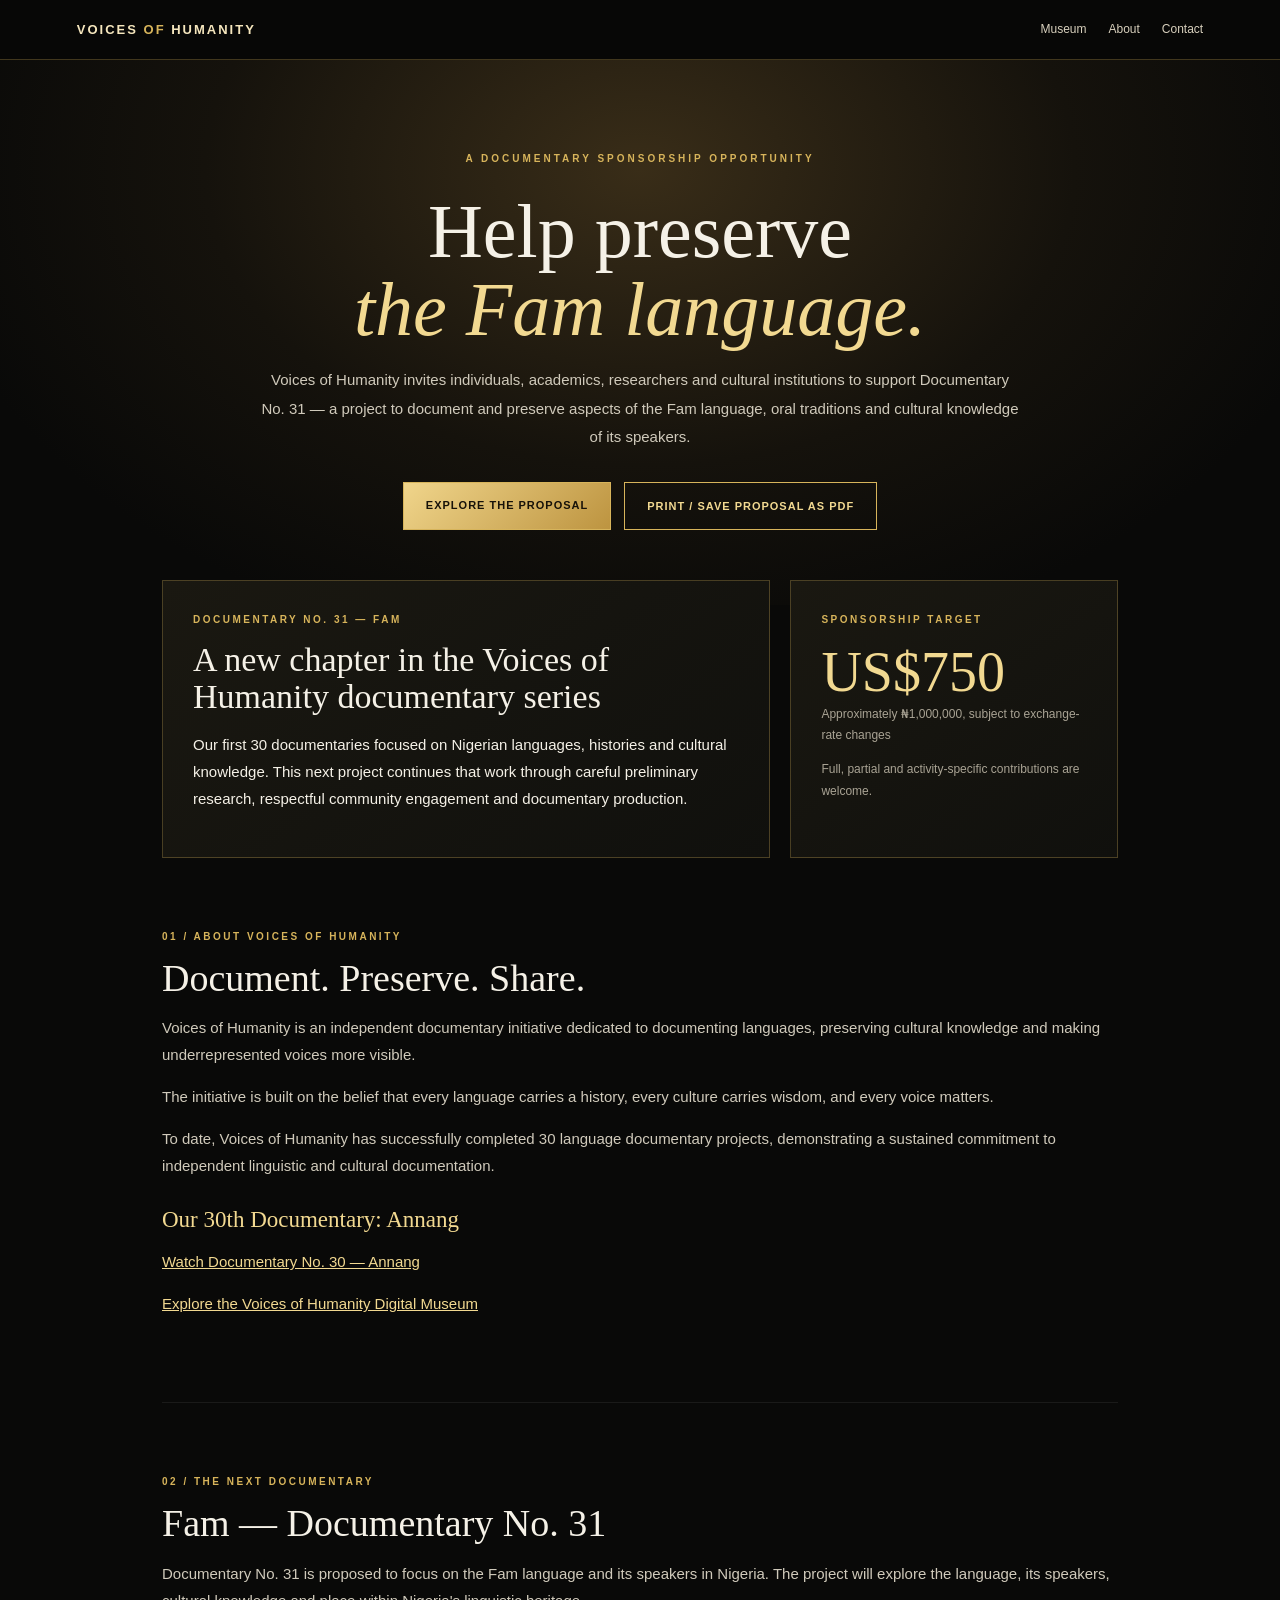
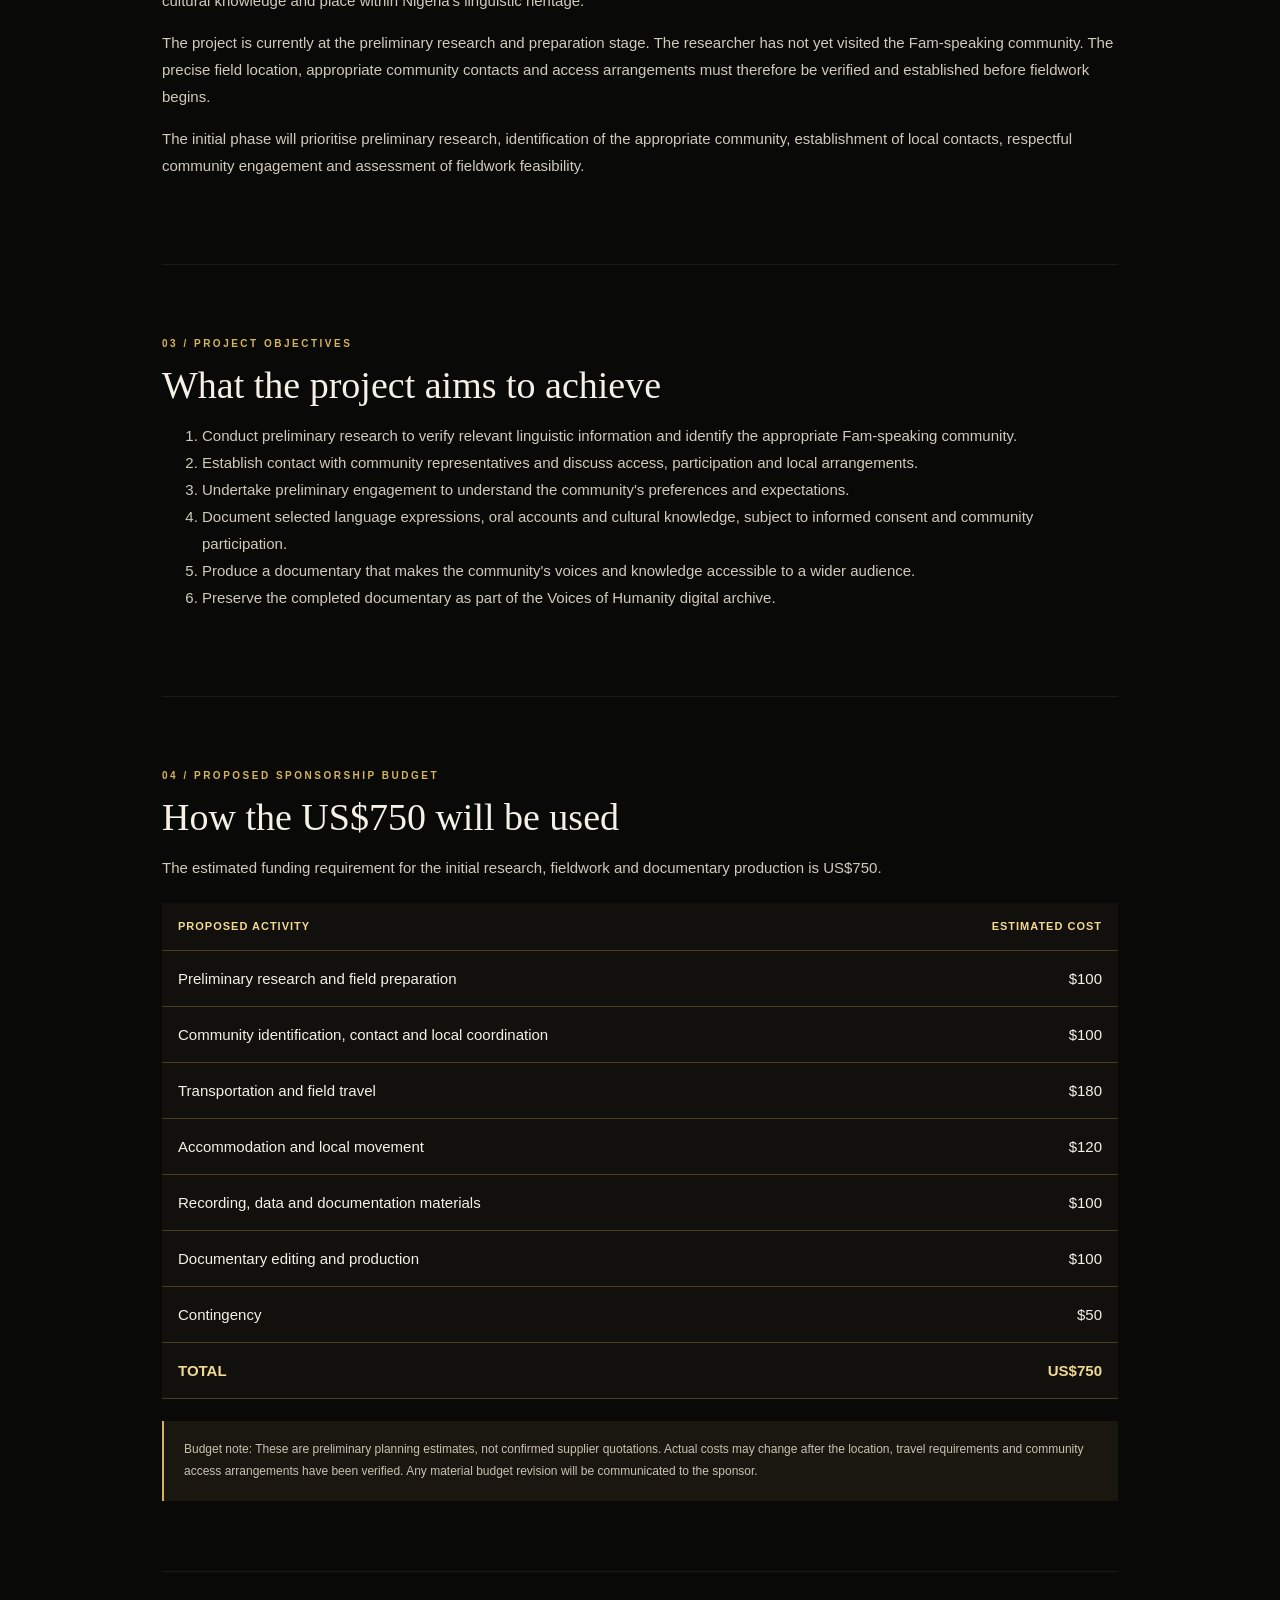
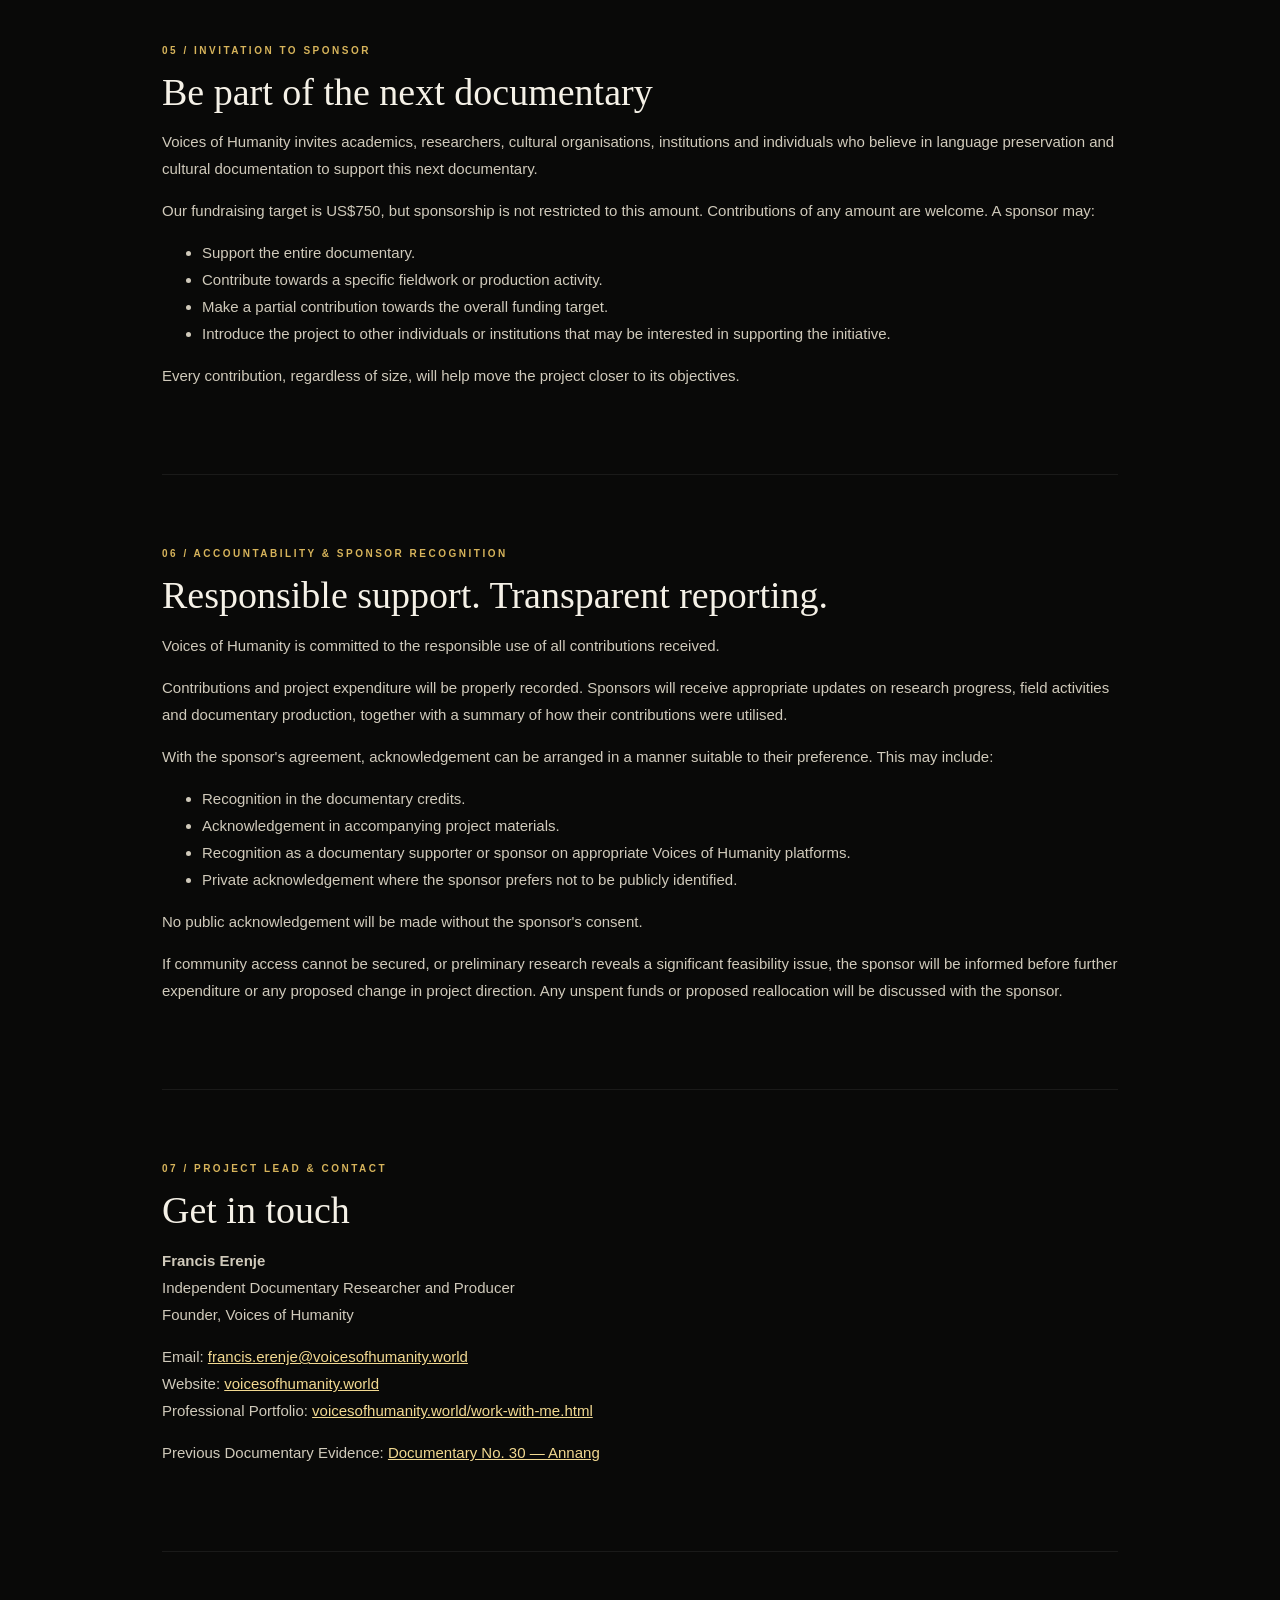
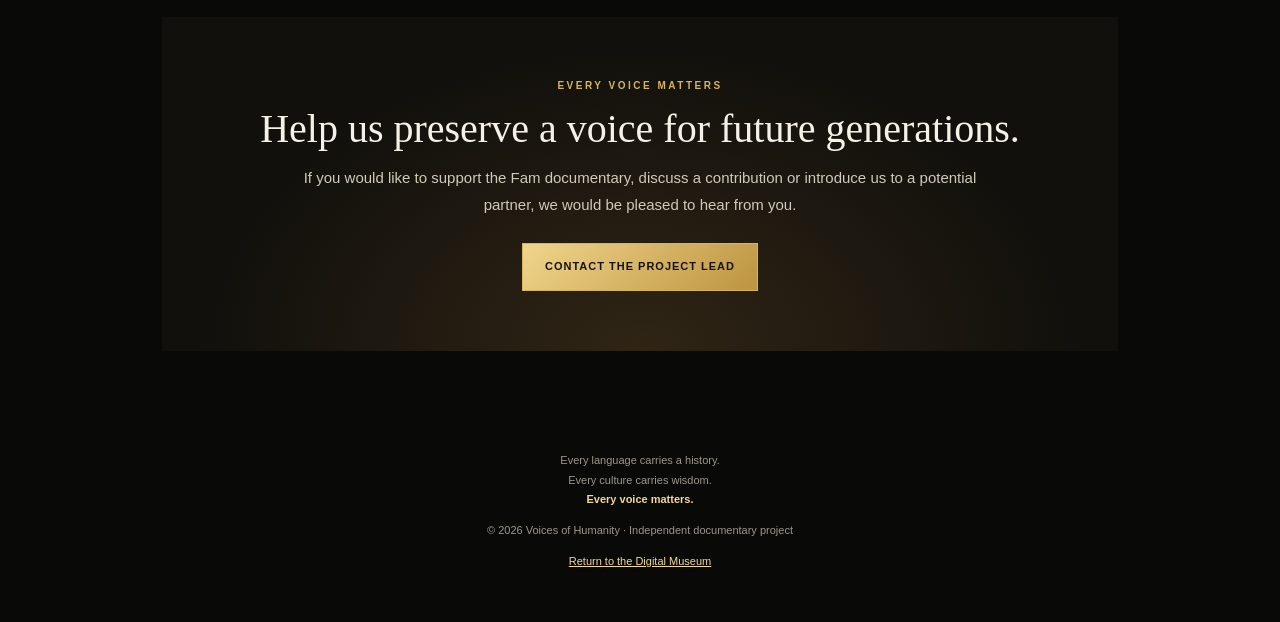
<file: museum/sponsorship.html>
<!DOCTYPE html>
<html lang="en">
<head>
<meta charset="UTF-8">
<meta name="viewport" content="width=device-width, initial-scale=1.0">
<meta name="theme-color" content="#080807">
<title>Fam Documentary Sponsorship | Voices of Humanity</title>
<meta name="description" content="Support Voices of Humanity Documentary No. 31: a proposed project to document and preserve aspects of the Fam language, oral traditions and cultural knowledge of its speakers.">
<link rel="icon" href="../images/logo/voices-of-humanity-logo-new.png">
<style>
:root{--gold:#d7b45b;--gold2:#f2d991;--ink:#090908;--panel:#15140f;--muted:#c7c2b5;--line:rgba(215,180,91,.28)}
*{box-sizing:border-box}html{scroll-behavior:smooth}body{margin:0;background:var(--ink);color:#f5f1e7;font:15px/1.8 Arial,sans-serif}
a{color:var(--gold2)}.top{padding:18px clamp(20px,6vw,80px);display:flex;justify-content:space-between;align-items:center;border-bottom:1px solid var(--line);background:#070706;gap:20px}.brand{color:#f5e6bd;text-decoration:none;font-size:13px;font-weight:bold;letter-spacing:2px}.brand span{color:var(--gold)}.top nav{display:flex;gap:22px;flex-wrap:wrap;font-size:12px}.top nav a{text-decoration:none;color:#d8d0bd}
.hero{text-align:center;padding:90px 22px 75px;background:radial-gradient(ellipse at 50% 20%,#392d18,#15120c 48%,#090908 80%)}.eyebrow{color:var(--gold);font-size:10px;letter-spacing:3px;font-weight:bold}.hero h1{font:500 clamp(42px,7vw,76px)/1.02 Georgia,serif;margin:25px 0 18px}.hero h1 em{color:var(--gold2);font-weight:normal}.hero p{max-width:760px;margin:0 auto;color:#d0cabb;line-height:1.9}.hero-actions{display:flex;justify-content:center;gap:13px;flex-wrap:wrap;margin-top:30px}.btn{display:inline-flex;align-items:center;justify-content:center;padding:13px 22px;min-height:46px;border:1px solid var(--gold);background:linear-gradient(135deg,#f0d58b,#bd9440);color:#171209;text-decoration:none;text-transform:uppercase;letter-spacing:1px;font-size:11px;font-weight:bold;cursor:pointer}.btn.outline{background:transparent;color:var(--gold2)}
.wrap{max-width:1000px;margin:0 auto;padding:0 22px}.funding{display:grid;grid-template-columns:1.3fr .7fr;gap:20px;margin-top:-25px;position:relative}.panel{padding:30px;background:linear-gradient(145deg,#1a1811,#10100d);border:1px solid var(--line)}.kicker{font-size:10px;color:var(--gold);letter-spacing:2.5px;font-weight:bold;text-transform:uppercase}.panel h2,.section h2{font:500 34px/1.1 Georgia,serif;margin:12px 0}.amount{font:500 56px/1 Georgia,serif;color:var(--gold2);margin:15px 0 4px}.muted{color:#a9a394;font-size:12px}.section{padding:70px 0;border-bottom:1px solid rgba(255,255,255,.07)}.section p,.section li{color:#d0cabb}.section h2{font-size:38px}.section h3{color:var(--gold2);font:500 23px Georgia,serif;margin:28px 0 8px}.budget{width:100%;border-collapse:collapse;margin:22px 0;background:#11100d}.budget th,.budget td{padding:14px 16px;border-bottom:1px solid var(--line);text-align:left}.budget th{font-size:11px;letter-spacing:1px;text-transform:uppercase;color:var(--gold2)}.budget td:last-child,.budget th:last-child{text-align:right;white-space:nowrap}.budget tr.total td{font-weight:bold;color:var(--gold2);border-top:1px solid var(--gold)}.note{padding:18px 20px;border-left:2px solid var(--gold);background:#19170f;color:#c9c2b2;font-size:12px}.invite{background:radial-gradient(ellipse at 50% 100%,#302515,#11100c 65%);text-align:center;padding:60px 25px;margin:65px 0}.invite h2{font:500 40px Georgia,serif;margin:10px 0}.invite p{max-width:690px;margin:12px auto 25px;color:#d0cabb}.footer{text-align:center;padding:35px 20px 50px;color:#9c978b;font-size:11px}.footer strong{color:var(--gold2)}.footer a{color:var(--gold2)}
@media(max-width:700px){.funding{grid-template-columns:1fr}.top{align-items:flex-start;flex-direction:column}.top nav{gap:14px}.hero{padding-top:65px}.budget th,.budget td{padding:10px 8px;font-size:12px}.section{padding:50px 0}}
@media print{body{background:#fff!important;color:#171717!important;font:11pt/1.55 Georgia,serif}.top,.hero-actions,.invite .btn,.footer{display:none!important}.hero{background:#fff!important;color:#171717;padding:20px 0 30px}.hero h1,.section h2,.panel h2,.invite h2{color:#171717!important}.hero p,.section p,.section li,.muted,.note{color:#333!important}.wrap{max-width:none;padding:0}.funding{margin:0;grid-template-columns:1.2fr .8fr}.panel,.note,.invite{background:#fff!important;border:1px solid #bbb!important;color:#171717!important;box-shadow:none}.amount,.kicker,.section h3,.budget th,.budget tr.total td{color:#6b5014!important}.section{padding:25px 0;border-color:#bbb}.budget{background:#fff}.budget th,.budget td{border-color:#bbb;color:#171717}.invite{margin:25px 0;padding:20px}.invite p{color:#333}.note{border-left:2px solid #9b7627}.section,.panel,.invite{break-inside:avoid}a{color:#171717;text-decoration:none}}
</style>
</head>
<body>
<header class="top">
<a class="brand" href="index.html">VOICES <span>OF</span> HUMANITY</a>
<nav aria-label="Page navigation"><a href="index.html">Museum</a><a href="../about.html">About</a><a href="../contact.html">Contact</a></nav>
</header>
<section class="hero">
<div class="eyebrow">A DOCUMENTARY SPONSORSHIP OPPORTUNITY</div>
<h1>Help preserve<br><em>the Fam language.</em></h1>
<p>Voices of Humanity invites individuals, academics, researchers and cultural institutions to support Documentary No. 31 — a project to document and preserve aspects of the Fam language, oral traditions and cultural knowledge of its speakers.</p>
<div class="hero-actions"><a class="btn" href="#proposal">Explore the proposal</a><button class="btn outline" type="button" onclick="window.print()">Print / Save proposal as PDF</button></div>
</section>
<main class="wrap">
<section class="funding" aria-label="Project funding target">
<div class="panel"><div class="kicker">DOCUMENTARY NO. 31 — FAM</div><h2>A new chapter in the Voices of Humanity documentary series</h2><p>Our first 30 documentaries focused on Nigerian languages, histories and cultural knowledge. This next project continues that work through careful preliminary research, respectful community engagement and documentary production.</p></div>
<div class="panel"><div class="kicker">SPONSORSHIP TARGET</div><div class="amount">US$750</div><div class="muted">Approximately ₦1,000,000, subject to exchange-rate changes</div><p class="muted">Full, partial and activity-specific contributions are welcome.</p></div>
</section>
<div id="proposal">
<section class="section">
<div class="kicker">01 / ABOUT VOICES OF HUMANITY</div><h2>Document. Preserve. Share.</h2>
<p>Voices of Humanity is an independent documentary initiative dedicated to documenting languages, preserving cultural knowledge and making underrepresented voices more visible.</p>
<p>The initiative is built on the belief that every language carries a history, every culture carries wisdom, and every voice matters.</p>
<p>To date, Voices of Humanity has successfully completed 30 language documentary projects, demonstrating a sustained commitment to independent linguistic and cultural documentation.</p>
<h3>Our 30th Documentary: Annang</h3><p><a href="https://www.youtube.com/watch?v=juxXsUZ1XM8" target="_blank" rel="noopener">Watch Documentary No. 30 — Annang</a></p>
<p><a href="https://voicesofhumanity.world/museum/" target="_blank" rel="noopener">Explore the Voices of Humanity Digital Museum</a></p>
</section>
<section class="section">
<div class="kicker">02 / THE NEXT DOCUMENTARY</div><h2>Fam — Documentary No. 31</h2>
<p>Documentary No. 31 is proposed to focus on the Fam language and its speakers in Nigeria. The project will explore the language, its speakers, cultural knowledge and place within Nigeria's linguistic heritage.</p>
<p>The project is currently at the preliminary research and preparation stage. The researcher has not yet visited the Fam-speaking community. The precise field location, appropriate community contacts and access arrangements must therefore be verified and established before fieldwork begins.</p>
<p>The initial phase will prioritise preliminary research, identification of the appropriate community, establishment of local contacts, respectful community engagement and assessment of fieldwork feasibility.</p>
</section>
<section class="section">
<div class="kicker">03 / PROJECT OBJECTIVES</div><h2>What the project aims to achieve</h2>
<ol>
<li>Conduct preliminary research to verify relevant linguistic information and identify the appropriate Fam-speaking community.</li>
<li>Establish contact with community representatives and discuss access, participation and local arrangements.</li>
<li>Undertake preliminary engagement to understand the community's preferences and expectations.</li>
<li>Document selected language expressions, oral accounts and cultural knowledge, subject to informed consent and community participation.</li>
<li>Produce a documentary that makes the community's voices and knowledge accessible to a wider audience.</li>
<li>Preserve the completed documentary as part of the Voices of Humanity digital archive.</li>
</ol>
</section>
<section class="section">
<div class="kicker">04 / PROPOSED SPONSORSHIP BUDGET</div><h2>How the US$750 will be used</h2>
<p>The estimated funding requirement for the initial research, fieldwork and documentary production is US$750.</p>
<table class="budget"><thead><tr><th>Proposed activity</th><th>Estimated cost</th></tr></thead><tbody>
<tr><td>Preliminary research and field preparation</td><td>$100</td></tr>
<tr><td>Community identification, contact and local coordination</td><td>$100</td></tr>
<tr><td>Transportation and field travel</td><td>$180</td></tr>
<tr><td>Accommodation and local movement</td><td>$120</td></tr>
<tr><td>Recording, data and documentation materials</td><td>$100</td></tr>
<tr><td>Documentary editing and production</td><td>$100</td></tr>
<tr><td>Contingency</td><td>$50</td></tr>
<tr class="total"><td>TOTAL</td><td>US$750</td></tr>
</tbody></table>
<div class="note">Budget note: These are preliminary planning estimates, not confirmed supplier quotations. Actual costs may change after the location, travel requirements and community access arrangements have been verified. Any material budget revision will be communicated to the sponsor.</div>
</section>
<section class="section">
<div class="kicker">05 / INVITATION TO SPONSOR</div><h2>Be part of the next documentary</h2>
<p>Voices of Humanity invites academics, researchers, cultural organisations, institutions and individuals who believe in language preservation and cultural documentation to support this next documentary.</p>
<p>Our fundraising target is US$750, but sponsorship is not restricted to this amount. Contributions of any amount are welcome. A sponsor may:</p>
<ul><li>Support the entire documentary.</li><li>Contribute towards a specific fieldwork or production activity.</li><li>Make a partial contribution towards the overall funding target.</li><li>Introduce the project to other individuals or institutions that may be interested in supporting the initiative.</li></ul>
<p>Every contribution, regardless of size, will help move the project closer to its objectives.</p>
</section>
<section class="section">
<div class="kicker">06 / ACCOUNTABILITY & SPONSOR RECOGNITION</div><h2>Responsible support. Transparent reporting.</h2>
<p>Voices of Humanity is committed to the responsible use of all contributions received.</p>
<p>Contributions and project expenditure will be properly recorded. Sponsors will receive appropriate updates on research progress, field activities and documentary production, together with a summary of how their contributions were utilised.</p>
<p>With the sponsor's agreement, acknowledgement can be arranged in a manner suitable to their preference. This may include:</p>
<ul><li>Recognition in the documentary credits.</li><li>Acknowledgement in accompanying project materials.</li><li>Recognition as a documentary supporter or sponsor on appropriate Voices of Humanity platforms.</li><li>Private acknowledgement where the sponsor prefers not to be publicly identified.</li></ul>
<p>No public acknowledgement will be made without the sponsor's consent.</p>
<p>If community access cannot be secured, or preliminary research reveals a significant feasibility issue, the sponsor will be informed before further expenditure or any proposed change in project direction. Any unspent funds or proposed reallocation will be discussed with the sponsor.</p>
</section>
<section class="section">
<div class="kicker">07 / PROJECT LEAD & CONTACT</div><h2>Get in touch</h2>
<p><strong>Francis Erenje</strong><br>Independent Documentary Researcher and Producer<br>Founder, Voices of Humanity</p>
<p>Email: <a href="mailto:francis.erenje@voicesofhumanity.world">francis.erenje@voicesofhumanity.world</a><br>Website: <a href="https://voicesofhumanity.world">voicesofhumanity.world</a><br>Professional Portfolio: <a href="https://voicesofhumanity.world/work-with-me.html">voicesofhumanity.world/work-with-me.html</a></p>
<p>Previous Documentary Evidence: <a href="https://www.youtube.com/watch?v=juxXsUZ1XM8" target="_blank" rel="noopener">Documentary No. 30 — Annang</a></p>
</section>
</div>
<section class="invite">
<div class="kicker">EVERY VOICE MATTERS</div>
<h2>Help us preserve a voice for future generations.</h2>
<p>If you would like to support the Fam documentary, discuss a contribution or introduce us to a potential partner, we would be pleased to hear from you.</p>
<a class="btn" href="mailto:francis.erenje@voicesofhumanity.world?subject=Fam%20Documentary%20Sponsorship">Contact the Project Lead</a>
</section>
</main>
<footer class="footer">Every language carries a history.<br>Every culture carries wisdom.<br><strong>Every voice matters.</strong><p>© 2026 Voices of Humanity · Independent documentary project</p><a href="index.html">Return to the Digital Museum</a></footer>
</body>
</html>
</file>
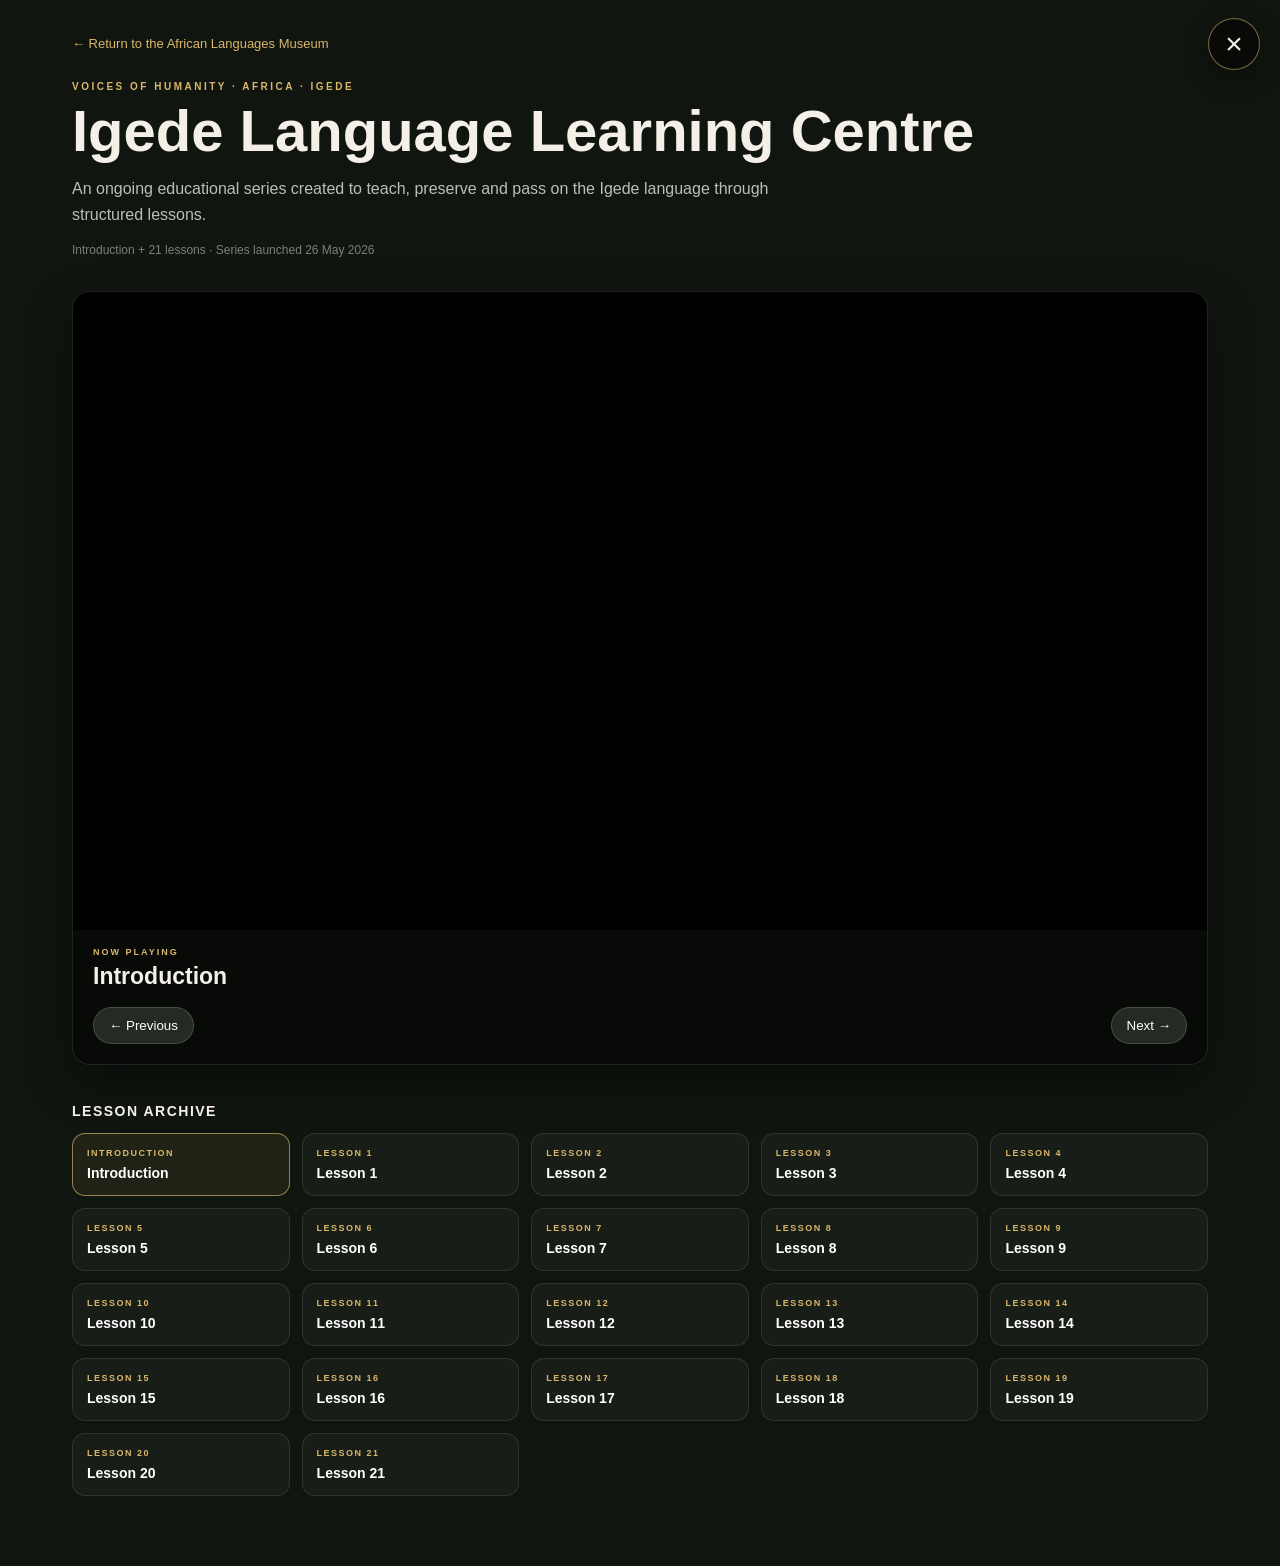
<file: museum/academy/igede.html>
<!DOCTYPE html>
<html lang="en">
<head>
<meta charset="UTF-8">
<meta name="viewport" content="width=device-width,initial-scale=1.0">
<title>Igede Language Learning Centre | Voices of Humanity</title>
<style>
*{box-sizing:border-box}body{margin:0;background:#10150f;color:#f4f0e8;font-family:Arial,Helvetica,sans-serif}
.page{max-width:1180px;margin:auto;padding:34px 22px 70px}
a{color:inherit}.back{display:inline-block;color:#d9b76a;text-decoration:none;margin-bottom:30px;font-size:13px}
.home-close{position:fixed;top:18px;right:20px;width:52px;height:52px;text-decoration:none;border:1px solid rgba(217,183,106,.55);border-radius:50%;background:rgba(8,10,8,.88);color:#f4f0e8;font-size:30px;line-height:1;display:flex;align-items:center;justify-content:center;cursor:pointer;z-index:9999;box-shadow:0 8px 24px rgba(0,0,0,.35);touch-action:manipulation}
.home-close:hover,.home-close:focus-visible{background:#252b22;border-color:#d9b76a;outline:2px solid rgba(217,183,106,.45);outline-offset:3px}
.kicker{font-size:10px;letter-spacing:2.5px;color:#d9b76a;font-weight:700}
h1{font-size:clamp(34px,5vw,58px);line-height:1;margin:10px 0 12px}.intro{max-width:720px;color:rgba(255,255,255,.72);line-height:1.6;font-size:16px}
.launch{font-size:12px;color:rgba(255,255,255,.45);margin-top:10px}
.player{margin-top:34px;background:#080a08;border:1px solid rgba(255,255,255,.10);border-radius:18px;overflow:hidden;box-shadow:0 18px 45px rgba(0,0,0,.35)}
.video-wrap{aspect-ratio:16/9;background:#000}iframe{width:100%;height:100%;border:0;display:block}
.now{padding:17px 20px}.now-label{font-size:9px;letter-spacing:2px;color:#d9b76a;font-weight:700}.now h2{margin:6px 0 0;font-size:23px}
.controls{display:flex;justify-content:space-between;gap:12px;padding:0 20px 20px}button{border:1px solid rgba(255,255,255,.16);background:#252b22;color:#fff;padding:10px 15px;border-radius:999px;cursor:pointer}button:hover{background:#30382c}
.archive{margin-top:38px}.archive h3{font-size:14px;letter-spacing:1.5px;margin-bottom:14px}.lessons{display:grid;grid-template-columns:repeat(auto-fill,minmax(180px,1fr));gap:12px}
.card{border:1px solid rgba(255,255,255,.10);background:rgba(255,255,255,.035);border-radius:13px;padding:14px;cursor:pointer;text-align:left;color:#fff}.card:hover,.card.active{border-color:rgba(217,183,106,.65);background:rgba(217,183,106,.08)}.num{font-size:9px;color:#d9b76a;letter-spacing:1.5px;font-weight:700}.ctitle{margin-top:7px;font-size:14px;font-weight:700}
@media(max-width:600px){.controls{flex-direction:column}button{width:100%}}
</style>
</head>
<body>
<main class="page">
<a class="home-close" href="https://voicesofhumanity.world/museum/" aria-label="Close Igede Language Learning Centre and return to the museum homepage">×</a>
<a class="back" href="https://voicesofhumanity.world/museum/">← Return to the African Languages Museum</a>
<div class="kicker">VOICES OF HUMANITY · AFRICA · IGEDE</div>
<h1>Igede Language Learning Centre</h1>
<p class="intro">An ongoing educational series created to teach, preserve and pass on the Igede language through structured lessons.</p>
<div class="launch">Introduction + 21 lessons · Series launched 26 May 2026</div>
<section class="player">
<div class="video-wrap"><iframe id="player" src="https://www.youtube-nocookie.com/embed/quUOQvchGsY?rel=0" title="Igede Language Introduction" allow="accelerometer; autoplay; clipboard-write; encrypted-media; gyroscope; picture-in-picture; web-share" allowfullscreen></iframe></div>
<div class="now"><div class="now-label">NOW PLAYING</div><h2 id="nowTitle">Introduction</h2></div>
<div class="controls"><button id="prev">← Previous</button><button id="next">Next →</button></div>
</section>
<section class="archive"><h3>LESSON ARCHIVE</h3><div class="lessons" id="lessons"></div></section>
</main>
<script>
const videos=[{"number": 1, "title": "Introduction", "url": "https://www.youtube.com/watch?v=quUOQvchGsY", "id": "quUOQvchGsY"}, {"number": 2, "title": "Lesson 1", "url": "https://www.youtube.com/watch?v=ttSPh4_-Vbo", "id": "ttSPh4_-Vbo"}, {"number": 3, "title": "Lesson 2", "url": "https://www.youtube.com/watch?v=lcrCuW8wY7E", "id": "lcrCuW8wY7E"}, {"number": 4, "title": "Lesson 3", "url": "https://www.youtube.com/watch?v=cdwi2PheGPM", "id": "cdwi2PheGPM"}, {"number": 5, "title": "Lesson 4", "url": "https://www.youtube.com/watch?v=tDcLJd8yric", "id": "tDcLJd8yric"}, {"number": 6, "title": "Lesson 5", "url": "https://www.youtube.com/watch?v=K7S56OFPN5I", "id": "K7S56OFPN5I"}, {"number": 7, "title": "Lesson 6", "url": "https://www.youtube.com/watch?v=tydiXTRx_AI", "id": "tydiXTRx_AI"}, {"number": 8, "title": "Lesson 7", "url": "https://www.youtube.com/watch?v=NU8biciP1Jc", "id": "NU8biciP1Jc"}, {"number": 9, "title": "Lesson 8", "url": "https://www.youtube.com/watch?v=SbE8do4Enz4", "id": "SbE8do4Enz4"}, {"number": 10, "title": "Lesson 9", "url": "https://www.youtube.com/watch?v=ESWmt7xwfPc", "id": "ESWmt7xwfPc"}, {"number": 11, "title": "Lesson 10", "url": "https://www.youtube.com/watch?v=tg1-GWo1EDQ", "id": "tg1-GWo1EDQ"}, {"number": 12, "title": "Lesson 11", "url": "https://www.youtube.com/watch?v=dwHSuEItc1E", "id": "dwHSuEItc1E"}, {"number": 13, "title": "Lesson 12", "url": "https://www.youtube.com/watch?v=kG5TMHzoAIs", "id": "kG5TMHzoAIs"}, {"number": 14, "title": "Lesson 13", "url": "https://www.youtube.com/watch?v=YrQsHUrE2Q8", "id": "YrQsHUrE2Q8"}, {"number": 15, "title": "Lesson 14", "url": "https://www.youtube.com/watch?v=f4AFOMaudyo", "id": "f4AFOMaudyo"}, {"number": 16, "title": "Lesson 15", "url": "https://www.youtube.com/watch?v=FHd2yDAbT9U", "id": "FHd2yDAbT9U"}, {"number": 17, "title": "Lesson 16", "url": "https://www.youtube.com/watch?v=7v2FoyZAUE8", "id": "7v2FoyZAUE8"}, {"number": 18, "title": "Lesson 17", "url": "https://www.youtube.com/watch?v=uZKPg5SXEBc", "id": "uZKPg5SXEBc"}, {"number": 19, "title": "Lesson 18", "url": "https://www.youtube.com/watch?v=RqzLGv9QKh4", "id": "RqzLGv9QKh4"}, {"number": 20, "title": "Lesson 19", "url": "https://www.youtube.com/watch?v=CW6A0taH8sM", "id": "CW6A0taH8sM"}, {"number": 21, "title": "Lesson 20", "url": "https://www.youtube.com/watch?v=dFmO9Dtn9Hs", "id": "dFmO9Dtn9Hs"}, {"number": 22, "title": "Lesson 21", "url": "https://www.youtube.com/watch?v=GeRvSNdYSlU", "id": "GeRvSNdYSlU"}];
let current=0;
const player=document.getElementById('player'), title=document.getElementById('nowTitle'), grid=document.getElementById('lessons');
function selectLesson(i){current=(i+videos.length)%videos.length; const v=videos[current]; player.src='https://www.youtube-nocookie.com/embed/'+v.id+'?rel=0'; title.textContent=v.title; [...grid.children].forEach((el,n)=>el.classList.toggle('active',n===current)); window.scrollTo({top:0,behavior:'smooth'});}
videos.forEach((v,i)=>{const b=document.createElement('button');b.className='card';b.innerHTML='<div class="num">'+(i===0?'INTRODUCTION':'LESSON '+i)+'</div><div class="ctitle">'+v.title+'</div>';b.onclick=()=>selectLesson(i);grid.appendChild(b);});
document.getElementById('prev').onclick=()=>selectLesson(current-1);document.getElementById('next').onclick=()=>selectLesson(current+1);

selectLesson(0);
</script>
</body>
</html>
</file>
<file: css/about-premium.css>
@import url('https://fonts.googleapis.com/css2?family=Cormorant+Garamond:wght@400;500;600;700&family=DM+Sans:wght@400;500;600;700&display=swap');
:root{--gold:#d7b45b;--gold-light:#f2d991;--ink:#080807;--panel:#11110f;--muted:#b8b5aa;--line:rgba(215,180,91,.23)}
*{box-sizing:border-box}html{scroll-behavior:smooth;scroll-padding-top:90px}body{margin:0;background:var(--ink);color:#f7f4ec;font-family:'DM Sans',Arial,sans-serif;line-height:1.7}a{color:inherit;text-decoration:none}.topbar{height:auto;min-height:82px;padding:14px clamp(20px,6vw,88px);display:flex;align-items:center;justify-content:space-between;gap:24px;background:rgba(7,7,6,.94);border-bottom:1px solid var(--line);position:sticky;top:0;z-index:20;backdrop-filter:blur(14px)}.brand{display:flex;align-items:center;gap:12px;font-size:13px;font-weight:700;letter-spacing:2px;white-space:nowrap}.brand img{width:43px;height:43px;object-fit:contain}.brand i{font-style:normal;color:var(--gold)}nav{display:flex;align-items:center;gap:clamp(13px,2.2vw,32px);font-size:12px;letter-spacing:.5px;color:#d2cfc5}nav a{transition:color .2s}nav a:hover,nav a.active{color:var(--gold-light)}nav .nav-cta{padding:10px 16px;border:1px solid var(--gold);border-radius:2px;color:var(--gold-light)}
.hero{min-height:690px;display:grid;place-items:center;position:relative;overflow:hidden;text-align:center;background:radial-gradient(ellipse at 50% 35%,#302717 0%,#17140e 33%,#080807 72%)}.hero:before{content:"";position:absolute;inset:0;background:linear-gradient(90deg,rgba(0,0,0,.35),transparent 45%,rgba(0,0,0,.35));pointer-events:none}.hero-inner{position:relative;z-index:2;max-width:960px;padding:105px 24px 100px}.eyebrow,.gold-kicker,.section-label{font-size:10px;letter-spacing:3px;font-weight:700;color:var(--gold);text-transform:uppercase}.eyebrow{display:flex;align-items:center;justify-content:center;gap:12px}.eyebrow span{width:34px;height:1px;background:var(--gold)}h1,h2,h3,.footer-brand{font-family:'Cormorant Garamond',Georgia,serif;font-weight:500}.hero h1{font-size:clamp(54px,8vw,104px);line-height:.98;letter-spacing:-2px;margin:35px 0 25px}.hero h1 em,h2 em{color:var(--gold-light);font-weight:400}.hero-lead{max-width:720px;margin:0 auto;color:#d0cdc3;font-size:16px;line-height:1.9}.hero-actions,.collab-actions{display:flex;justify-content:center;gap:14px;flex-wrap:wrap;margin-top:38px}.button{display:inline-flex;justify-content:center;align-items:center;min-height:48px;padding:0 24px;font-size:11px;font-weight:700;letter-spacing:1px;text-transform:uppercase;transition:.25s;border:1px solid var(--gold)}.button:hover{transform:translateY(-3px);box-shadow:0 12px 32px #d7b45b25}.button.gold{background:linear-gradient(135deg,#f0d58b,#bd9440);color:#151109}.button.outline{color:var(--gold-light);background:transparent}.hero-motto{margin-top:76px;font-size:10px;letter-spacing:7px;color:#d9bd79}.hero-orbit{position:absolute;border:1px solid rgba(215,180,91,.12);border-radius:50%;width:620px;height:620px;pointer-events:none}.orbit-one{top:-350px;left:-250px}.orbit-two{bottom:-450px;right:-200px;width:850px;height:850px}
.section{padding:105px clamp(22px,9vw,140px);border-top:1px solid rgba(255,255,255,.055)}.section-label{margin-bottom:52px;color:#a58a4e}.intro{background:#0d0d0b}.intro-grid,.record-grid{display:grid;grid-template-columns:1fr 1fr;gap:9vw;align-items:start}.intro h2,.section-heading h2,.standards-heading h2,.record h2,.collaborate h2{font-size:clamp(39px,5vw,66px);line-height:1.04;margin:15px 0 0}.body-copy{color:#c8c5bb;font-size:14px;line-height:2}.body-copy p{margin:0 0 20px}.body-copy strong{color:#fff}.purpose{background:#14130f}.purpose-grid{display:grid;grid-template-columns:1fr 1fr;gap:20px}.purpose-card{padding:42px;border:1px solid var(--line);background:linear-gradient(145deg,#171612,#0e0e0c)}.purpose-card.featured{background:linear-gradient(145deg,#3b301b,#17130c);border-color:#987a3e}.purpose-card span{color:var(--gold);font-size:10px;letter-spacing:3px}.purpose-card h2{font-size:38px;line-height:1.08;margin:20px 0}.purpose-card p,.work-grid p{font-size:13px;color:#c4c0b5;line-height:1.9;margin:0}.work{background:#090908}.section-heading{margin-bottom:55px}.work-grid{display:grid;grid-template-columns:repeat(3,1fr);gap:1px;background:var(--line);border:1px solid var(--line)}.work-grid article{padding:32px 28px;background:#0c0c0a;min-height:220px}.work-grid b{font-size:11px;color:var(--gold);letter-spacing:2px}.work-grid h3{font-size:26px;margin:24px 0 10px}.founder{background:linear-gradient(115deg,#15130e,#090908 65%)}.founder-grid{display:grid;grid-template-columns:minmax(260px,390px) 1fr;gap:clamp(40px,8vw,110px);align-items:center}.founder-portrait{position:relative;border:1px solid var(--gold);padding:10px;background:#0b0a07;box-shadow:0 30px 80px #0009}.founder-portrait img{width:100%;aspect-ratio:4/5;object-fit:cover;object-position:center top;filter:saturate(.82)}.portrait-caption{padding:16px 12px 10px;display:flex;flex-direction:column;gap:4px}.portrait-caption span{font-size:9px;letter-spacing:2px;color:var(--gold)}.portrait-caption strong{font-family:'Cormorant Garamond',Georgia,serif;font-size:22px;font-weight:500}.founder-copy h2{font-size:clamp(48px,6vw,76px);line-height:1;margin:12px 0}.founder-role{color:var(--gold-light);font-size:12px;letter-spacing:1px;margin:0 0 28px}.founder-copy>p:not(.gold-kicker):not(.founder-role){font-size:13px;color:#c9c5ba;line-height:2;margin:0 0 17px}.founder-copy blockquote{margin:30px 0 0;padding:10px 0 10px 22px;border-left:2px solid var(--gold);font:italic 25px/1.4 'Cormorant Garamond',Georgia,serif;color:var(--gold-light)}
.standards{background:#11110e}.standards-heading{margin-bottom:45px}.principles{display:grid;grid-template-columns:1fr 1fr;gap:0 55px}.principles>div{display:flex;gap:22px;padding:22px 0;border-bottom:1px solid var(--line)}.principles span{font-size:11px;color:var(--gold);padding-top:3px}.principles p{margin:0;color:#c5c1b6;font-size:13px}.principles strong{color:#fff}.credibility-note{max-width:850px;margin:38px 0 0;padding:20px 24px;border-left:2px solid var(--gold);background:#1b1912;color:#c8c2b2;font-size:12px;line-height:1.9}.record{background:#090908}.record-grid{align-items:center}.record-copy{padding:38px;border:1px solid var(--line);background:#11100c}.record-number{font:500 92px/.9 'Cormorant Garamond',Georgia,serif;color:var(--gold-light)}.record-copy h3{font-size:27px;margin:12px 0}.record-copy p{font-size:13px;color:#c5c1b6;line-height:1.9}.record-copy a{display:inline-block;margin-top:12px;color:var(--gold-light);font-size:12px;border-bottom:1px solid var(--gold);padding-bottom:5px}.small-note{font-size:10px;color:#8e8a80;margin-top:22px}.collaborate{text-align:center;background:radial-gradient(ellipse at 50% 100%,#342817,#11100c 60%,#090908)}.collaborate h2{font-size:clamp(46px,6vw,76px);margin:20px auto}.collaborate>p:not(.gold-kicker):not(.contact-line){max-width:700px;margin:20px auto;color:#c9c4b7;font-size:14px;line-height:2}.contact-line{margin-top:38px;color:var(--gold-light);font-size:11px;letter-spacing:1px}.contact-line span{padding:0 9px;color:#76633a}.footer{padding:65px 20px 35px;text-align:center;background:#050504;border-top:1px solid var(--line)}.footer-brand{font-size:25px;letter-spacing:3px}.footer-brand span{color:var(--gold)}.footer>p{font-size:11px;color:#9d998e}.footer-mantra{margin:30px 0!important;font:italic 18px/1.8 'Cormorant Garamond',Georgia,serif!important;color:#d8d0bd!important}.footer-mantra strong{color:var(--gold-light)}.footer-links{display:flex;justify-content:center;gap:25px;flex-wrap:wrap;margin:30px 0;color:#b9b3a5;font-size:11px}.footer-links a:hover{color:var(--gold)}.footer small{font-size:9px;color:#77736a}
@media(max-width:800px){.topbar{align-items:flex-start;flex-direction:column;padding:13px 20px}.topbar nav{width:100%;overflow-x:auto;padding:5px 0 8px;gap:20px;white-space:nowrap}.nav-cta{display:none}.hero{min-height:620px}.section{padding:78px 24px}.intro-grid,.record-grid,.founder-grid{grid-template-columns:1fr;gap:35px}.purpose-grid{grid-template-columns:1fr}.work-grid{grid-template-columns:1fr 1fr}.founder-portrait{max-width:390px}.principles{grid-template-columns:1fr}.section-label{margin-bottom:35px}}
@media(max-width:480px){.brand{font-size:11px}.hero-inner{padding:80px 20px}.hero h1{font-size:55px}.hero-lead{font-size:14px}.hero-motto{letter-spacing:4px}.work-grid{grid-template-columns:1fr}.work-grid article{min-height:0}.purpose-card{padding:28px}.record-copy{padding:28px}.contact-line{line-height:2}.footer-links{gap:15px}}
@media(prefers-reduced-motion:reduce){html{scroll-behavior:auto}*,*:before,*:after{transition:none!important}}

/* Next documentary feature */
.next-project{background:linear-gradient(115deg,#17130d,#090908 68%)}
.next-project-grid{display:grid;grid-template-columns:1fr 1fr;gap:9vw;align-items:center}
.next-project h2{font-size:clamp(48px,6vw,76px);line-height:1.02;margin:15px 0}
.next-project-copy{padding:34px;border:1px solid var(--line);background:linear-gradient(145deg,#1a1710,#0d0d0b)}
.next-project-copy p{font-size:13px;color:#c9c4b7;line-height:2;margin:0 0 18px}
.next-project-copy .button{margin-top:8px}
@media(max-width:800px){.next-project-grid{grid-template-columns:1fr;gap:30px}}
</file>
<file: css/research-premium.css>
@import url('https://fonts.googleapis.com/css2?family=Cormorant+Garamond:wght@400;500;600;700&family=DM+Sans:wght@400;500;600;700&display=swap');
:root{--gold:#d7b45b;--gold-light:#f2d991;--ink:#080807;--line:rgba(215,180,91,.23)}
*{box-sizing:border-box}html{scroll-behavior:smooth;scroll-padding-top:100px}
body{margin:0;background:var(--ink);color:#f7f4ec;font-family:'DM Sans',Arial,sans-serif;line-height:1.7;overflow-x:hidden}a{color:inherit;text-decoration:none}
.topbar{min-height:82px;padding:14px clamp(20px,6vw,88px);display:flex;align-items:center;justify-content:space-between;gap:24px;background:rgba(7,7,6,.96);border-bottom:1px solid var(--line);position:sticky;top:0;z-index:20;backdrop-filter:blur(14px)}
.brand{display:flex;align-items:center;gap:12px;font-size:13px;font-weight:700;letter-spacing:2px;white-space:nowrap}.brand img{width:43px;height:43px;object-fit:contain}.brand i{font-style:normal;color:var(--gold)}
nav{display:flex;align-items:center;gap:clamp(13px,2vw,28px);font-size:11px;letter-spacing:.4px;color:#d2cfc5;white-space:nowrap}nav a{transition:color .2s}nav a:hover,nav a.active{color:var(--gold-light)}nav .nav-cta{padding:9px 14px;border:1px solid var(--gold);color:var(--gold-light)}
.archive-hero{min-height:440px;padding:100px 24px 90px;display:flex;flex-direction:column;align-items:center;justify-content:center;text-align:center;position:relative;overflow:hidden;background:radial-gradient(ellipse at 50% 35%,#392d18 0%,#17140e 38%,#080807 76%)}
.archive-hero:before,.archive-hero:after{content:"";position:absolute;border:1px solid rgba(215,180,91,.13);border-radius:50%;pointer-events:none}.archive-hero:before{width:560px;height:560px;top:-390px;left:-180px}.archive-hero:after{width:760px;height:760px;right:-300px;bottom:-610px}
.archive-hero h1{position:relative;font:500 clamp(52px,7vw,88px)/1 'Cormorant Garamond',Georgia,serif;letter-spacing:-1px;margin:0 0 25px;color:#f7f4ec}.archive-hero h1:before{content:"VOICES OF HUMANITY  /  RESEARCH & FIELDWORK";display:block;font:700 10px/1.5 'DM Sans',Arial,sans-serif;letter-spacing:3px;color:var(--gold);margin-bottom:25px}
.archive-hero p{position:relative;max-width:760px;margin:0;color:#d0cdc3;font-size:15px;line-height:2}
.welcome,.research-process,.language-facts,.mission,.statistics{padding:88px clamp(22px,9vw,140px);border-top:1px solid rgba(255,255,255,.055)}
.welcome{background:#0d0d0b}.welcome h2,.research-process h2,.language-facts h2,.mission h2,.statistics h2{font:500 clamp(36px,4.5vw,58px)/1.05 'Cormorant Garamond',Georgia,serif;margin:0 0 28px;color:#f7f4ec}
.welcome h2:before,.research-process h2:before,.language-facts h2:before,.mission h2:before,.statistics h2:before{display:block;font:700 10px/1.5 'DM Sans',Arial,sans-serif;letter-spacing:3px;color:var(--gold);margin-bottom:17px}
.welcome h2:before{content:"THE PURPOSE"}.research-process h2:before{content:"HOW WE WORK"}.language-facts h2:before{content:"EVIDENCE & SOURCES"}.mission h2:before{content:"FROM RESEARCH TO THE FIELD"}.statistics h2:before{content:"A RECORD IN PROGRESS"}
.welcome p,.mission p{max-width:900px;color:#c8c5bb;font-size:14px;line-height:2;margin:0 0 18px}
.research-process{background:#14130f}.research-grid,.facts-grid,.stats-grid{display:grid;grid-template-columns:repeat(3,minmax(0,1fr));gap:1px;background:var(--line);border:1px solid var(--line);margin-top:38px}
.process-card,.fact,.stat{padding:30px 28px;background:#0d0d0b;min-height:170px;transition:background .25s,transform .25s}.process-card:hover,.fact:hover,.stat:hover{background:#211d13;transform:translateY(-3px)}
.process-card h3,.fact h3,.stat h3{font:500 25px/1.15 'Cormorant Garamond',Georgia,serif;color:var(--gold-light);margin:0 0 14px}.process-card p,.fact p,.stat p{font-size:13px;line-height:1.9;color:#c4c0b5;margin:0}
.language-facts{background:#090908}.facts-grid{grid-template-columns:repeat(2,minmax(0,1fr))}.mission{background:linear-gradient(115deg,#15130e,#090908 65%)}.statistics{background:#11110e}.stats-grid{grid-template-columns:repeat(4,minmax(0,1fr))}.stat h3{font-size:36px;color:var(--gold-light)}
footer{padding:60px 20px 32px;text-align:center;background:#050504;border-top:1px solid var(--line)}.footer-content h3{font:500 27px 'Cormorant Garamond',Georgia,serif;letter-spacing:2px;margin:0 0 8px}.footer-content>p{font-size:11px;color:#9d998e}.footer-quote{margin:25px 0!important;font:italic 18px/1.8 'Cormorant Garamond',Georgia,serif!important;color:#d8d0bd!important}.copyright{font-size:9px!important;color:#77736a!important}
@media(max-width:900px){.topbar{align-items:flex-start;flex-direction:column;padding:13px 20px}.topbar nav{width:100%;overflow-x:auto;padding:5px 0 8px;gap:20px}.nav-cta{display:none}.research-grid{grid-template-columns:repeat(2,minmax(0,1fr))}.stats-grid{grid-template-columns:repeat(2,minmax(0,1fr))}}
@media(max-width:560px){.archive-hero{min-height:390px;padding:75px 22px}.archive-hero p{font-size:14px}.welcome,.research-process,.language-facts,.mission,.statistics{padding:68px 23px}.research-grid,.facts-grid,.stats-grid{grid-template-columns:1fr}.process-card,.fact,.stat{min-height:0;padding:25px}.brand{font-size:11px}}
@media(prefers-reduced-motion:reduce){html{scroll-behavior:auto}*,*:before,*:after{transition:none!important}}
</file>
